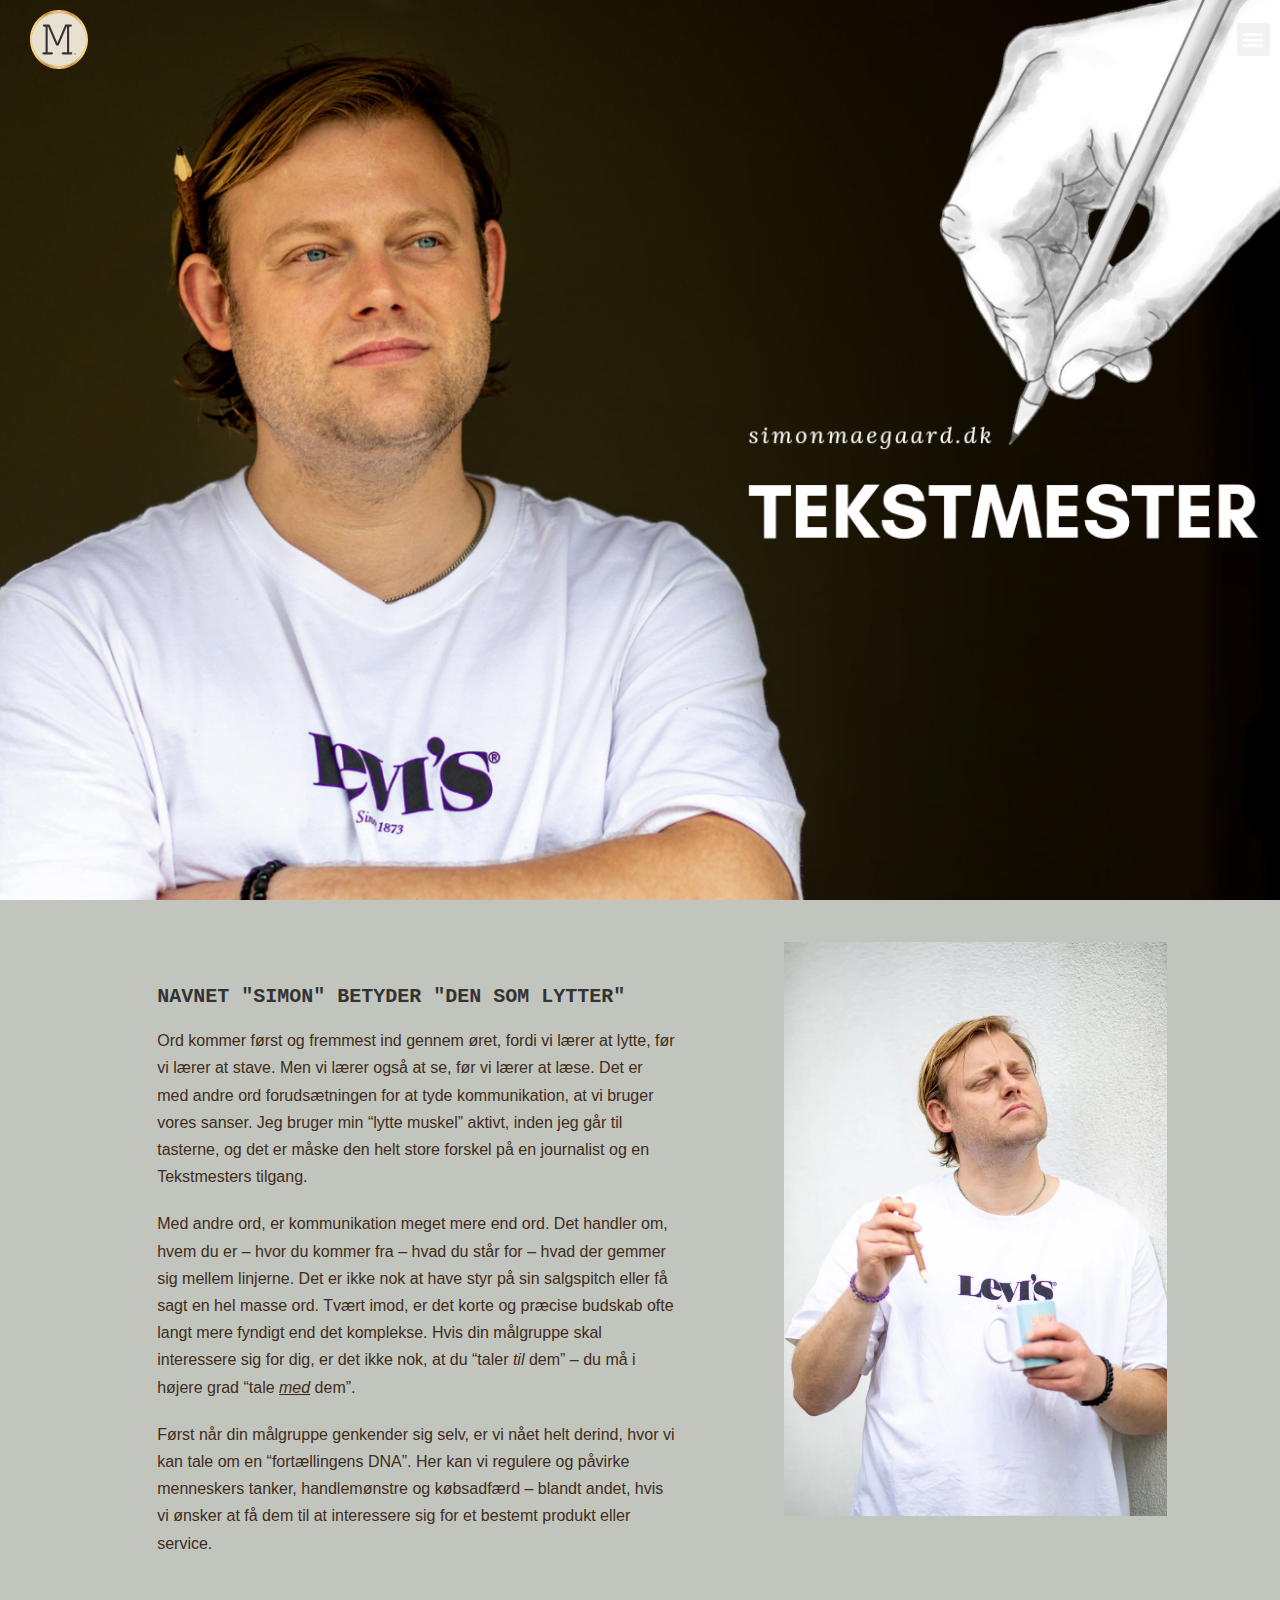
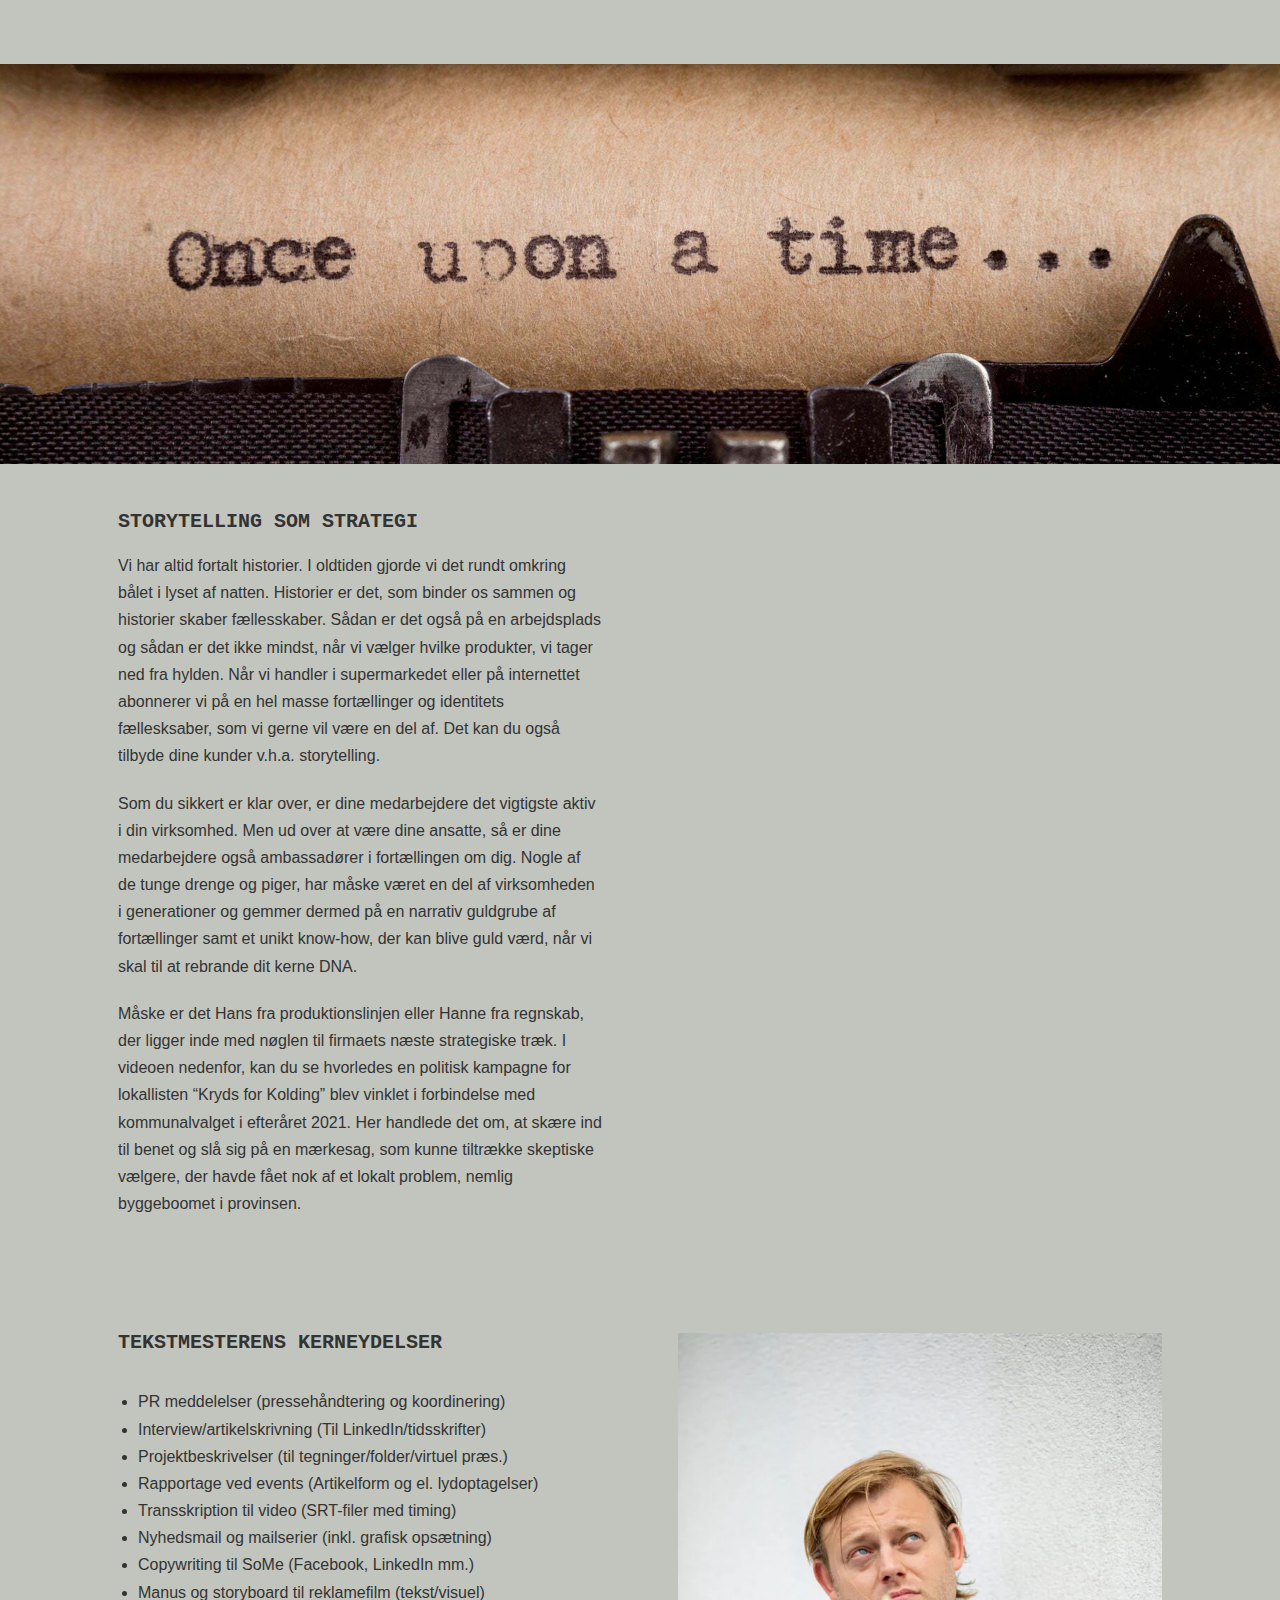
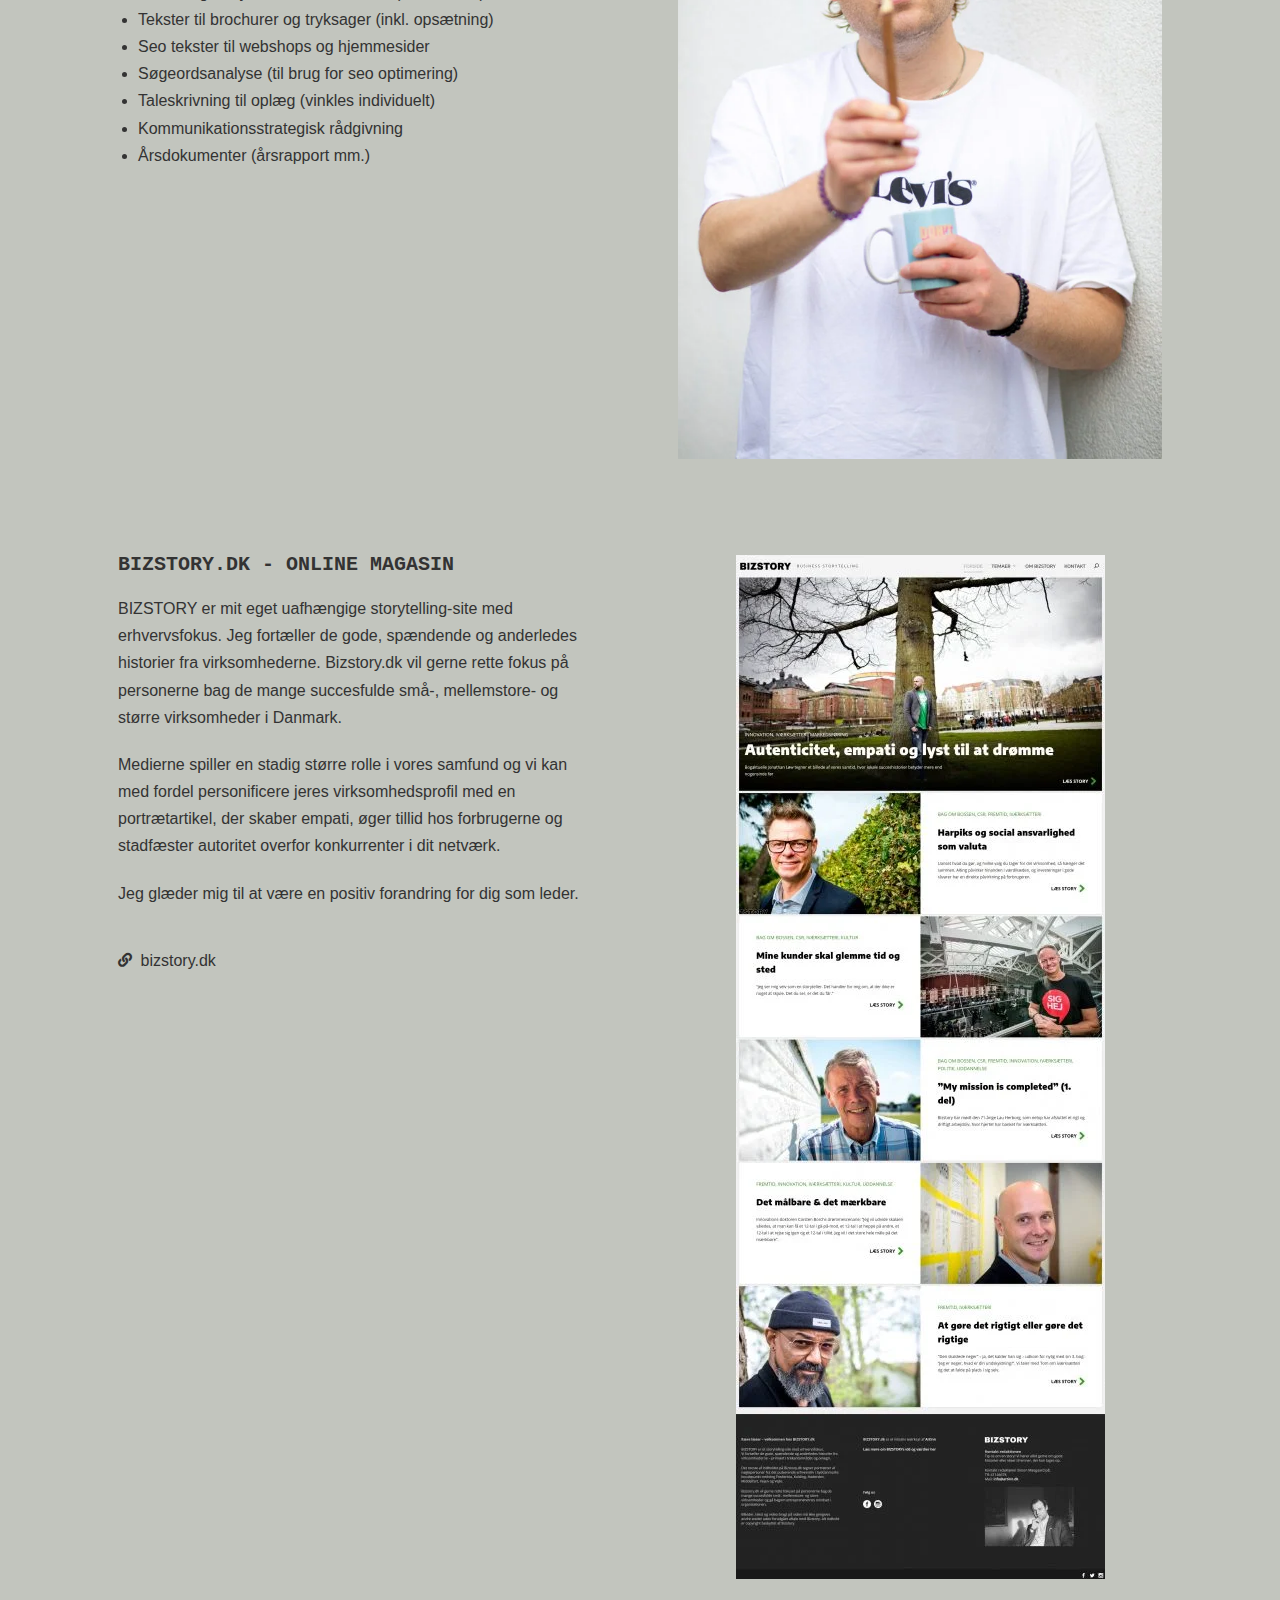
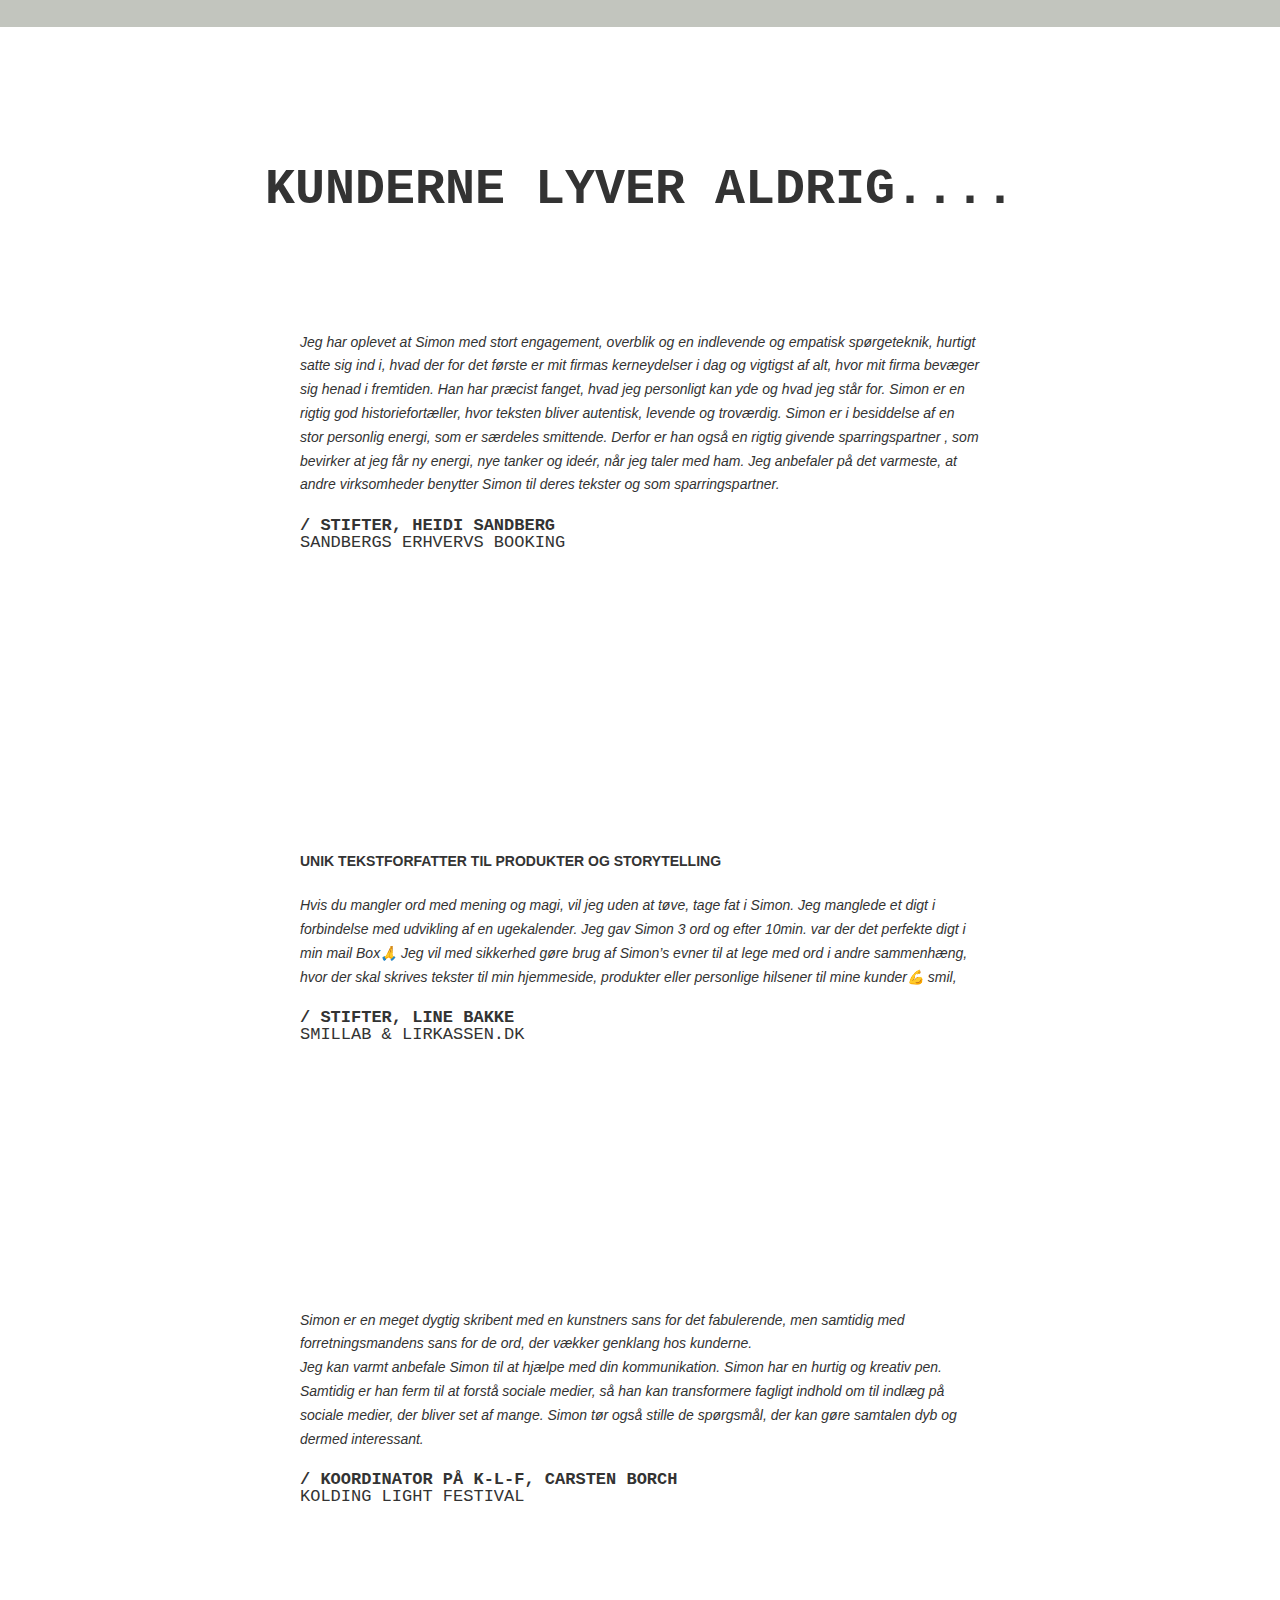
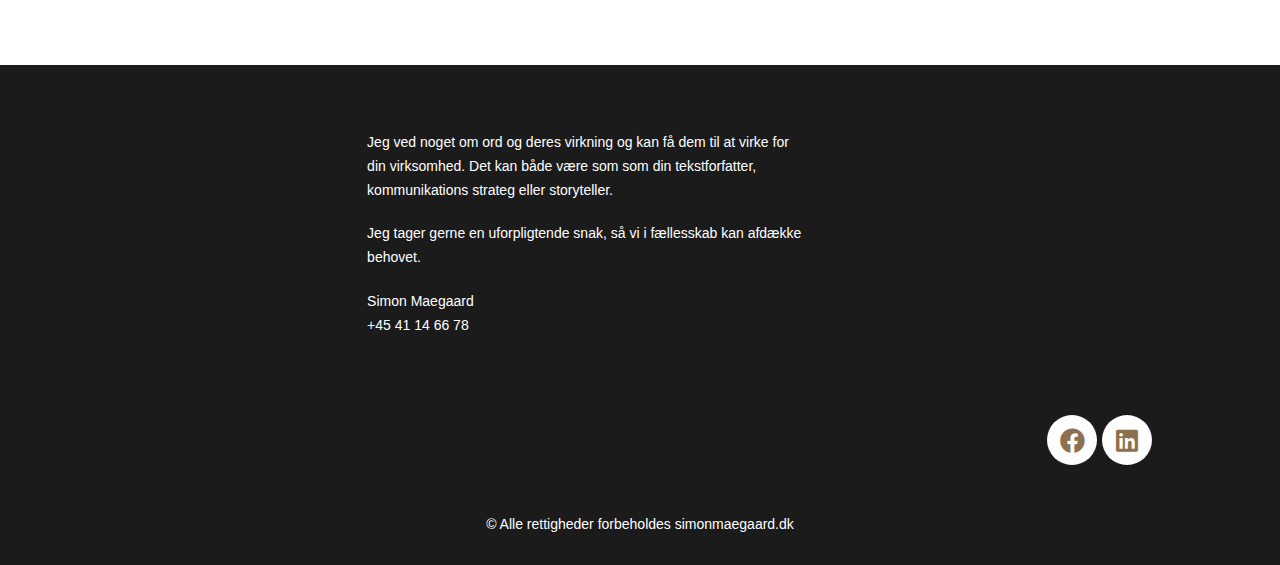
<file: index.html>
<!DOCTYPE html>
<html lang="da-DK">
<head>
	<meta charset="UTF-8">
		<meta name='robots' content='index, follow, max-image-preview:large, max-snippet:-1, max-video-preview:-1' />
<meta name="viewport" content="width=device-width, initial-scale=1">
	<!-- This site is optimized with the Yoast SEO plugin v19.0 - https://yoast.com/wordpress/plugins/seo/ -->
	<title>Simon Maegaard - simonmaegaard.dk</title>
	<meta name="description" content="Tekstmesteren er den sikre løsning til dig, som søger en professionel tekstforfatter, som kan hjælpe med alt fra storytelling til branding" />
	<link rel="canonical" href="index.html" />
	<meta property="og:locale" content="da_DK" />
	<meta property="og:type" content="website" />
	<meta property="og:title" content="Simon Maegaard - simonmaegaard.dk" />
	<meta property="og:description" content="Tekstmesteren er den sikre løsning til dig, som søger en professionel tekstforfatter, som kan hjælpe med alt fra storytelling til branding" />
	<meta property="og:url" content="/" />
	<meta property="og:site_name" content="simonmaegaard.dk" />
	<meta property="article:modified_time" content="2022-06-01T17:28:43+00:00" />
	<meta property="og:image" content="/wp-content/uploads/2022/05/SIGNATUR.png" />
	<meta property="og:image:width" content="1640" />
	<meta property="og:image:height" content="924" />
	<meta property="og:image:type" content="image/png" />
	<meta name="twitter:card" content="summary_large_image" />
	<meta name="twitter:label1" content="Estimeret læsetid" />
	<meta name="twitter:data1" content="8 minutter" />
	<script type="application/ld+json" class="yoast-schema-graph">{"@context":"https://schema.org","@graph":[{"@type":"WebSite","@id":"/#website","url":"/","name":"simonmaegaard.dk","description":"simonmaegaard.dk","potentialAction":[{"@type":"SearchAction","target":{"@type":"EntryPoint","urlTemplate":"/?s={search_term_string}"},"query-input":"required name=search_term_string"}],"inLanguage":"da-DK"},{"@type":"ImageObject","inLanguage":"da-DK","@id":"/#primaryimage","url":"/wp-content/uploads/2022/05/SIGNATUR.png","contentUrl":"/wp-content/uploads/2022/05/SIGNATUR.png","width":1640,"height":924},{"@type":"WebPage","@id":"/#webpage","url":"/","name":"Simon Maegaard - simonmaegaard.dk","isPartOf":{"@id":"/#website"},"primaryImageOfPage":{"@id":"/#primaryimage"},"datePublished":"2020-03-15T14:23:29+00:00","dateModified":"2022-06-01T17:28:43+00:00","description":"Tekstmesteren er den sikre løsning til dig, som søger en professionel tekstforfatter, som kan hjælpe med alt fra storytelling til branding","breadcrumb":{"@id":"/#breadcrumb"},"inLanguage":"da-DK","potentialAction":[{"@type":"ReadAction","target":["/"]}]},{"@type":"BreadcrumbList","@id":"/#breadcrumb","itemListElement":[{"@type":"ListItem","position":1,"name":"Home"}]}]}</script>
	<!-- / Yoast SEO plugin. -->


<link rel='dns-prefetch' href='https://apis.google.com/' />
<link href='https://fonts.gstatic.com' crossorigin rel='preconnect' />
<link rel="alternate" type="application/rss+xml" title="simonmaegaard.dk &raquo; Feed" href="feed/index.html" />
<link rel="alternate" type="application/rss+xml" title="simonmaegaard.dk &raquo;-kommentar-feed" href="comments/feed/index.html" />
		<!-- This site uses the Google Analytics by ExactMetrics plugin v7.5.3 - Using Analytics tracking - https://www.exactmetrics.com/ -->
		<!-- Note: ExactMetrics is not currently configured on this site. The site owner needs to authenticate with Google Analytics in the ExactMetrics settings panel. -->
					<!-- No UA code set -->
				<!-- / Google Analytics by ExactMetrics -->
		<style>
img.wp-smiley,
img.emoji {
	display: inline !important;
	border: none !important;
	box-shadow: none !important;
	height: 1em !important;
	width: 1em !important;
	margin: 0 0.07em !important;
	vertical-align: -0.1em !important;
	background: none !important;
	padding: 0 !important;
}
</style>
	<link rel='stylesheet' id='wp-block-library-css'  href='wp-includes/css/dist/block-library/style.min.css%3Fver=5.9.3.css' media='all' />
<style id='wp-block-library-theme-inline-css'>
.wp-block-audio figcaption{color:#555;font-size:13px;text-align:center}.is-dark-theme .wp-block-audio figcaption{color:hsla(0,0%,100%,.65)}.wp-block-code>code{font-family:Menlo,Consolas,monaco,monospace;color:#1e1e1e;padding:.8em 1em;border:1px solid #ddd;border-radius:4px}.wp-block-embed figcaption{color:#555;font-size:13px;text-align:center}.is-dark-theme .wp-block-embed figcaption{color:hsla(0,0%,100%,.65)}.blocks-gallery-caption{color:#555;font-size:13px;text-align:center}.is-dark-theme .blocks-gallery-caption{color:hsla(0,0%,100%,.65)}.wp-block-image figcaption{color:#555;font-size:13px;text-align:center}.is-dark-theme .wp-block-image figcaption{color:hsla(0,0%,100%,.65)}.wp-block-pullquote{border-top:4px solid;border-bottom:4px solid;margin-bottom:1.75em;color:currentColor}.wp-block-pullquote__citation,.wp-block-pullquote cite,.wp-block-pullquote footer{color:currentColor;text-transform:uppercase;font-size:.8125em;font-style:normal}.wp-block-quote{border-left:.25em solid;margin:0 0 1.75em;padding-left:1em}.wp-block-quote cite,.wp-block-quote footer{color:currentColor;font-size:.8125em;position:relative;font-style:normal}.wp-block-quote.has-text-align-right{border-left:none;border-right:.25em solid;padding-left:0;padding-right:1em}.wp-block-quote.has-text-align-center{border:none;padding-left:0}.wp-block-quote.is-large,.wp-block-quote.is-style-large,.wp-block-quote.is-style-plain{border:none}.wp-block-search .wp-block-search__label{font-weight:700}.wp-block-group:where(.has-background){padding:1.25em 2.375em}.wp-block-separator{border:none;border-bottom:2px solid;margin-left:auto;margin-right:auto;opacity:.4}.wp-block-separator:not(.is-style-wide):not(.is-style-dots){width:100px}.wp-block-separator.has-background:not(.is-style-dots){border-bottom:none;height:1px}.wp-block-separator.has-background:not(.is-style-wide):not(.is-style-dots){height:2px}.wp-block-table thead{border-bottom:3px solid}.wp-block-table tfoot{border-top:3px solid}.wp-block-table td,.wp-block-table th{padding:.5em;border:1px solid;word-break:normal}.wp-block-table figcaption{color:#555;font-size:13px;text-align:center}.is-dark-theme .wp-block-table figcaption{color:hsla(0,0%,100%,.65)}.wp-block-video figcaption{color:#555;font-size:13px;text-align:center}.is-dark-theme .wp-block-video figcaption{color:hsla(0,0%,100%,.65)}.wp-block-template-part.has-background{padding:1.25em 2.375em;margin-top:0;margin-bottom:0}
</style>
<style id='global-styles-inline-css'>
body{--wp--preset--color--black: #000000;--wp--preset--color--cyan-bluish-gray: #abb8c3;--wp--preset--color--white: #ffffff;--wp--preset--color--pale-pink: #f78da7;--wp--preset--color--vivid-red: #cf2e2e;--wp--preset--color--luminous-vivid-orange: #ff6900;--wp--preset--color--luminous-vivid-amber: #fcb900;--wp--preset--color--light-green-cyan: #7bdcb5;--wp--preset--color--vivid-green-cyan: #00d084;--wp--preset--color--pale-cyan-blue: #8ed1fc;--wp--preset--color--vivid-cyan-blue: #0693e3;--wp--preset--color--vivid-purple: #9b51e0;--wp--preset--gradient--vivid-cyan-blue-to-vivid-purple: linear-gradient(135deg,rgba(6,147,227,1) 0%,rgb(155,81,224) 100%);--wp--preset--gradient--light-green-cyan-to-vivid-green-cyan: linear-gradient(135deg,rgb(122,220,180) 0%,rgb(0,208,130) 100%);--wp--preset--gradient--luminous-vivid-amber-to-luminous-vivid-orange: linear-gradient(135deg,rgba(252,185,0,1) 0%,rgba(255,105,0,1) 100%);--wp--preset--gradient--luminous-vivid-orange-to-vivid-red: linear-gradient(135deg,rgba(255,105,0,1) 0%,rgb(207,46,46) 100%);--wp--preset--gradient--very-light-gray-to-cyan-bluish-gray: linear-gradient(135deg,rgb(238,238,238) 0%,rgb(169,184,195) 100%);--wp--preset--gradient--cool-to-warm-spectrum: linear-gradient(135deg,rgb(74,234,220) 0%,rgb(151,120,209) 20%,rgb(207,42,186) 40%,rgb(238,44,130) 60%,rgb(251,105,98) 80%,rgb(254,248,76) 100%);--wp--preset--gradient--blush-light-purple: linear-gradient(135deg,rgb(255,206,236) 0%,rgb(152,150,240) 100%);--wp--preset--gradient--blush-bordeaux: linear-gradient(135deg,rgb(254,205,165) 0%,rgb(254,45,45) 50%,rgb(107,0,62) 100%);--wp--preset--gradient--luminous-dusk: linear-gradient(135deg,rgb(255,203,112) 0%,rgb(199,81,192) 50%,rgb(65,88,208) 100%);--wp--preset--gradient--pale-ocean: linear-gradient(135deg,rgb(255,245,203) 0%,rgb(182,227,212) 50%,rgb(51,167,181) 100%);--wp--preset--gradient--electric-grass: linear-gradient(135deg,rgb(202,248,128) 0%,rgb(113,206,126) 100%);--wp--preset--gradient--midnight: linear-gradient(135deg,rgb(2,3,129) 0%,rgb(40,116,252) 100%);--wp--preset--duotone--dark-grayscale: url('index.html');--wp--preset--duotone--grayscale: url('index.html');--wp--preset--duotone--purple-yellow: url('index.html');--wp--preset--duotone--blue-red: url('index.html');--wp--preset--duotone--midnight: url('index.html');--wp--preset--duotone--magenta-yellow: url('index.html');--wp--preset--duotone--purple-green: url('index.html');--wp--preset--duotone--blue-orange: url('index.html');--wp--preset--font-size--small: 13px;--wp--preset--font-size--medium: 20px;--wp--preset--font-size--large: 36px;--wp--preset--font-size--x-large: 42px;}.has-black-color{color: var(--wp--preset--color--black) !important;}.has-cyan-bluish-gray-color{color: var(--wp--preset--color--cyan-bluish-gray) !important;}.has-white-color{color: var(--wp--preset--color--white) !important;}.has-pale-pink-color{color: var(--wp--preset--color--pale-pink) !important;}.has-vivid-red-color{color: var(--wp--preset--color--vivid-red) !important;}.has-luminous-vivid-orange-color{color: var(--wp--preset--color--luminous-vivid-orange) !important;}.has-luminous-vivid-amber-color{color: var(--wp--preset--color--luminous-vivid-amber) !important;}.has-light-green-cyan-color{color: var(--wp--preset--color--light-green-cyan) !important;}.has-vivid-green-cyan-color{color: var(--wp--preset--color--vivid-green-cyan) !important;}.has-pale-cyan-blue-color{color: var(--wp--preset--color--pale-cyan-blue) !important;}.has-vivid-cyan-blue-color{color: var(--wp--preset--color--vivid-cyan-blue) !important;}.has-vivid-purple-color{color: var(--wp--preset--color--vivid-purple) !important;}.has-black-background-color{background-color: var(--wp--preset--color--black) !important;}.has-cyan-bluish-gray-background-color{background-color: var(--wp--preset--color--cyan-bluish-gray) !important;}.has-white-background-color{background-color: var(--wp--preset--color--white) !important;}.has-pale-pink-background-color{background-color: var(--wp--preset--color--pale-pink) !important;}.has-vivid-red-background-color{background-color: var(--wp--preset--color--vivid-red) !important;}.has-luminous-vivid-orange-background-color{background-color: var(--wp--preset--color--luminous-vivid-orange) !important;}.has-luminous-vivid-amber-background-color{background-color: var(--wp--preset--color--luminous-vivid-amber) !important;}.has-light-green-cyan-background-color{background-color: var(--wp--preset--color--light-green-cyan) !important;}.has-vivid-green-cyan-background-color{background-color: var(--wp--preset--color--vivid-green-cyan) !important;}.has-pale-cyan-blue-background-color{background-color: var(--wp--preset--color--pale-cyan-blue) !important;}.has-vivid-cyan-blue-background-color{background-color: var(--wp--preset--color--vivid-cyan-blue) !important;}.has-vivid-purple-background-color{background-color: var(--wp--preset--color--vivid-purple) !important;}.has-black-border-color{border-color: var(--wp--preset--color--black) !important;}.has-cyan-bluish-gray-border-color{border-color: var(--wp--preset--color--cyan-bluish-gray) !important;}.has-white-border-color{border-color: var(--wp--preset--color--white) !important;}.has-pale-pink-border-color{border-color: var(--wp--preset--color--pale-pink) !important;}.has-vivid-red-border-color{border-color: var(--wp--preset--color--vivid-red) !important;}.has-luminous-vivid-orange-border-color{border-color: var(--wp--preset--color--luminous-vivid-orange) !important;}.has-luminous-vivid-amber-border-color{border-color: var(--wp--preset--color--luminous-vivid-amber) !important;}.has-light-green-cyan-border-color{border-color: var(--wp--preset--color--light-green-cyan) !important;}.has-vivid-green-cyan-border-color{border-color: var(--wp--preset--color--vivid-green-cyan) !important;}.has-pale-cyan-blue-border-color{border-color: var(--wp--preset--color--pale-cyan-blue) !important;}.has-vivid-cyan-blue-border-color{border-color: var(--wp--preset--color--vivid-cyan-blue) !important;}.has-vivid-purple-border-color{border-color: var(--wp--preset--color--vivid-purple) !important;}.has-vivid-cyan-blue-to-vivid-purple-gradient-background{background: var(--wp--preset--gradient--vivid-cyan-blue-to-vivid-purple) !important;}.has-light-green-cyan-to-vivid-green-cyan-gradient-background{background: var(--wp--preset--gradient--light-green-cyan-to-vivid-green-cyan) !important;}.has-luminous-vivid-amber-to-luminous-vivid-orange-gradient-background{background: var(--wp--preset--gradient--luminous-vivid-amber-to-luminous-vivid-orange) !important;}.has-luminous-vivid-orange-to-vivid-red-gradient-background{background: var(--wp--preset--gradient--luminous-vivid-orange-to-vivid-red) !important;}.has-very-light-gray-to-cyan-bluish-gray-gradient-background{background: var(--wp--preset--gradient--very-light-gray-to-cyan-bluish-gray) !important;}.has-cool-to-warm-spectrum-gradient-background{background: var(--wp--preset--gradient--cool-to-warm-spectrum) !important;}.has-blush-light-purple-gradient-background{background: var(--wp--preset--gradient--blush-light-purple) !important;}.has-blush-bordeaux-gradient-background{background: var(--wp--preset--gradient--blush-bordeaux) !important;}.has-luminous-dusk-gradient-background{background: var(--wp--preset--gradient--luminous-dusk) !important;}.has-pale-ocean-gradient-background{background: var(--wp--preset--gradient--pale-ocean) !important;}.has-electric-grass-gradient-background{background: var(--wp--preset--gradient--electric-grass) !important;}.has-midnight-gradient-background{background: var(--wp--preset--gradient--midnight) !important;}.has-small-font-size{font-size: var(--wp--preset--font-size--small) !important;}.has-medium-font-size{font-size: var(--wp--preset--font-size--medium) !important;}.has-large-font-size{font-size: var(--wp--preset--font-size--large) !important;}.has-x-large-font-size{font-size: var(--wp--preset--font-size--x-large) !important;}
</style>
<link rel='stylesheet' id='cb70d11b8-css'  href='wp-content/uploads/essential-addons-elementor/734e5f942.min.css%3Fver=1654104538.css' media='all' />
<link rel='stylesheet' id='oceanwp-style-css'  href='wp-content/themes/oceanwp/assets/css/style.min.css%3Fver=1.0.css' media='all' />
<link rel='stylesheet' id='child-style-css'  href='wp-content/themes/oceanwp-child-theme-master/style.css%3Fver=5.9.3.css' media='all' />
<link rel='stylesheet' id='font-awesome-css'  href='wp-content/themes/oceanwp/assets/fonts/fontawesome/css/all.min.css%3Fver=5.15.1.css' media='all' />
<link rel='stylesheet' id='simple-line-icons-css'  href='wp-content/themes/oceanwp/assets/css/third/simple-line-icons.min.css%3Fver=2.4.0.css' media='all' />
<link rel='stylesheet' id='elementor-icons-css'  href='wp-content/plugins/elementor/assets/lib/eicons/css/elementor-icons.min.css%3Fver=5.15.0.css' media='all' />
<style id='elementor-icons-inline-css'>

		.elementor-add-new-section .elementor-add-templately-promo-button{
            background-color: #5d4fff;
            background-image: url(wp-content/plugins/essential-addons-for-elementor-lite/assets/admin/images/templately/logo-icon.svg);
            background-repeat: no-repeat;
            background-position: center center;
            margin-left: 5px;
            position: relative;
            bottom: 5px;
        }
</style>
<link rel='stylesheet' id='elementor-frontend-legacy-css'  href='wp-content/plugins/elementor/assets/css/frontend-legacy.min.css%3Fver=3.6.5.css' media='all' />
<link rel='stylesheet' id='elementor-frontend-css'  href='wp-content/plugins/elementor/assets/css/frontend.min.css%3Fver=3.6.5.css' media='all' />
<link rel='stylesheet' id='elementor-post-10-css'  href='wp-content/uploads/elementor/css/post-10.css%3Fver=1652856571.css' media='all' />
<link rel='stylesheet' id='elementor-pro-css'  href='wp-content/plugins/elementor-pro/assets/css/frontend.min.css%3Fver=3.7.1.css' media='all' />
<link rel='stylesheet' id='font-awesome-5-all-css'  href='wp-content/plugins/elementor/assets/lib/font-awesome/css/all.min.css%3Fver=5.1.4.css' media='all' />
<link rel='stylesheet' id='font-awesome-4-shim-css'  href='wp-content/plugins/elementor/assets/lib/font-awesome/css/v4-shims.min.css%3Fver=5.1.4.css' media='all' />
<link rel='stylesheet' id='elementor-post-8-css'  href='wp-content/uploads/elementor/css/post-8.css%3Fver=1654104539.css' media='all' />
<link rel='stylesheet' id='google-fonts-1-css'  href='https://fonts.googleapis.com/css?family=Roboto%3A100%2C100italic%2C200%2C200italic%2C300%2C300italic%2C400%2C400italic%2C500%2C500italic%2C600%2C600italic%2C700%2C700italic%2C800%2C800italic%2C900%2C900italic%7CRoboto+Slab%3A100%2C100italic%2C200%2C200italic%2C300%2C300italic%2C400%2C400italic%2C500%2C500italic%2C600%2C600italic%2C700%2C700italic%2C800%2C800italic%2C900%2C900italic&#038;display=swap&#038;ver=5.9.3' media='all' />
<link rel='stylesheet' id='elementor-icons-shared-0-css'  href='wp-content/plugins/elementor/assets/lib/font-awesome/css/fontawesome.min.css%3Fver=5.15.3.css' media='all' />
<link rel='stylesheet' id='elementor-icons-fa-solid-css'  href='wp-content/plugins/elementor/assets/lib/font-awesome/css/solid.min.css%3Fver=5.15.3.css' media='all' />
<link rel='stylesheet' id='elementor-icons-fa-brands-css'  href='wp-content/plugins/elementor/assets/lib/font-awesome/css/brands.min.css%3Fver=5.15.3.css' media='all' />
<script src='wp-includes/js/jquery/jquery.min.js%3Fver=3.6.0' id='jquery-core-js'></script>
<script src='wp-includes/js/jquery/jquery-migrate.min.js%3Fver=3.3.2' id='jquery-migrate-js'></script>
<script src='wp-content/plugins/elementor/assets/lib/font-awesome/js/v4-shims.min.js%3Fver=5.1.4' id='font-awesome-4-shim-js'></script>
<link rel="https://api.w.org/" href="wp-json/index.html" /><link rel="alternate" type="application/json" href="wp-json/wp/v2/pages/8" /><link rel="EditURI" type="application/rsd+xml" title="RSD" href="xmlrpc.php%3Frsd" />
<link rel="wlwmanifest" type="application/wlwmanifest+xml" href="wp-includes/wlwmanifest.xml" />
<meta name="generator" content="WordPress 5.9.3" />
<link rel='shortlink' href='index.html' />
<link rel="alternate" type="application/json+oembed" href="wp-json/oembed/1.0/embed%3Furl=https:%252F%252Fsimonmaegaard.dk%252F" />
<link rel="alternate" type="text/xml+oembed" href="wp-json/oembed/1.0/embed%3Furl=https:%252F%252Fsimonmaegaard.dk%252F&amp;format=xml" />
<link rel="icon" href="wp-content/uploads/2020/04/Asset-2.svg" sizes="32x32" />
<link rel="icon" href="wp-content/uploads/2020/04/Asset-2.svg" sizes="192x192" />
<link rel="apple-touch-icon" href="wp-content/uploads/2020/04/Asset-2.svg" />
<meta name="msapplication-TileImage" content="/wp-content/uploads/2020/04/Asset-2.svg" />
<!-- OceanWP CSS -->
<style type="text/css">
/* Header CSS */#site-header.has-header-media .overlay-header-media{background-color:rgba(0,0,0,0.5)}/* Typography CSS */body{font-weight:300;color:#333333;line-height:1.7}h1{font-family:Courier,monospace;font-weight:900;text-transform:uppercase}h2{font-family:Courier,monospace;font-weight:900;text-transform:uppercase}h3{font-family:Courier,monospace}h4{font-family:Courier,monospace;font-weight:500;text-transform:uppercase}
</style>	<meta name="viewport" content="width=device-width, initial-scale=1.0, viewport-fit=cover" /></head>
<body data-rsssl=1 class="home page-template page-template-elementor_canvas page page-id-8 wp-embed-responsive oceanwp-theme dropdown-mobile default-breakpoint has-sidebar content-right-sidebar has-topbar has-breadcrumbs elementor-default elementor-template-canvas elementor-kit-10 elementor-page elementor-page-8">
	<svg xmlns="http://www.w3.org/2000/svg" viewBox="0 0 0 0" width="0" height="0" focusable="false" role="none" style="visibility: hidden; position: absolute; left: -9999px; overflow: hidden;" ><defs><filter id="wp-duotone-dark-grayscale"><feColorMatrix color-interpolation-filters="sRGB" type="matrix" values=" .299 .587 .114 0 0 .299 .587 .114 0 0 .299 .587 .114 0 0 .299 .587 .114 0 0 " /><feComponentTransfer color-interpolation-filters="sRGB" ><feFuncR type="table" tableValues="0 0.49803921568627" /><feFuncG type="table" tableValues="0 0.49803921568627" /><feFuncB type="table" tableValues="0 0.49803921568627" /><feFuncA type="table" tableValues="1 1" /></feComponentTransfer><feComposite in2="SourceGraphic" operator="in" /></filter></defs></svg><svg xmlns="http://www.w3.org/2000/svg" viewBox="0 0 0 0" width="0" height="0" focusable="false" role="none" style="visibility: hidden; position: absolute; left: -9999px; overflow: hidden;" ><defs><filter id="wp-duotone-grayscale"><feColorMatrix color-interpolation-filters="sRGB" type="matrix" values=" .299 .587 .114 0 0 .299 .587 .114 0 0 .299 .587 .114 0 0 .299 .587 .114 0 0 " /><feComponentTransfer color-interpolation-filters="sRGB" ><feFuncR type="table" tableValues="0 1" /><feFuncG type="table" tableValues="0 1" /><feFuncB type="table" tableValues="0 1" /><feFuncA type="table" tableValues="1 1" /></feComponentTransfer><feComposite in2="SourceGraphic" operator="in" /></filter></defs></svg><svg xmlns="http://www.w3.org/2000/svg" viewBox="0 0 0 0" width="0" height="0" focusable="false" role="none" style="visibility: hidden; position: absolute; left: -9999px; overflow: hidden;" ><defs><filter id="wp-duotone-purple-yellow"><feColorMatrix color-interpolation-filters="sRGB" type="matrix" values=" .299 .587 .114 0 0 .299 .587 .114 0 0 .299 .587 .114 0 0 .299 .587 .114 0 0 " /><feComponentTransfer color-interpolation-filters="sRGB" ><feFuncR type="table" tableValues="0.54901960784314 0.98823529411765" /><feFuncG type="table" tableValues="0 1" /><feFuncB type="table" tableValues="0.71764705882353 0.25490196078431" /><feFuncA type="table" tableValues="1 1" /></feComponentTransfer><feComposite in2="SourceGraphic" operator="in" /></filter></defs></svg><svg xmlns="http://www.w3.org/2000/svg" viewBox="0 0 0 0" width="0" height="0" focusable="false" role="none" style="visibility: hidden; position: absolute; left: -9999px; overflow: hidden;" ><defs><filter id="wp-duotone-blue-red"><feColorMatrix color-interpolation-filters="sRGB" type="matrix" values=" .299 .587 .114 0 0 .299 .587 .114 0 0 .299 .587 .114 0 0 .299 .587 .114 0 0 " /><feComponentTransfer color-interpolation-filters="sRGB" ><feFuncR type="table" tableValues="0 1" /><feFuncG type="table" tableValues="0 0.27843137254902" /><feFuncB type="table" tableValues="0.5921568627451 0.27843137254902" /><feFuncA type="table" tableValues="1 1" /></feComponentTransfer><feComposite in2="SourceGraphic" operator="in" /></filter></defs></svg><svg xmlns="http://www.w3.org/2000/svg" viewBox="0 0 0 0" width="0" height="0" focusable="false" role="none" style="visibility: hidden; position: absolute; left: -9999px; overflow: hidden;" ><defs><filter id="wp-duotone-midnight"><feColorMatrix color-interpolation-filters="sRGB" type="matrix" values=" .299 .587 .114 0 0 .299 .587 .114 0 0 .299 .587 .114 0 0 .299 .587 .114 0 0 " /><feComponentTransfer color-interpolation-filters="sRGB" ><feFuncR type="table" tableValues="0 0" /><feFuncG type="table" tableValues="0 0.64705882352941" /><feFuncB type="table" tableValues="0 1" /><feFuncA type="table" tableValues="1 1" /></feComponentTransfer><feComposite in2="SourceGraphic" operator="in" /></filter></defs></svg><svg xmlns="http://www.w3.org/2000/svg" viewBox="0 0 0 0" width="0" height="0" focusable="false" role="none" style="visibility: hidden; position: absolute; left: -9999px; overflow: hidden;" ><defs><filter id="wp-duotone-magenta-yellow"><feColorMatrix color-interpolation-filters="sRGB" type="matrix" values=" .299 .587 .114 0 0 .299 .587 .114 0 0 .299 .587 .114 0 0 .299 .587 .114 0 0 " /><feComponentTransfer color-interpolation-filters="sRGB" ><feFuncR type="table" tableValues="0.78039215686275 1" /><feFuncG type="table" tableValues="0 0.94901960784314" /><feFuncB type="table" tableValues="0.35294117647059 0.47058823529412" /><feFuncA type="table" tableValues="1 1" /></feComponentTransfer><feComposite in2="SourceGraphic" operator="in" /></filter></defs></svg><svg xmlns="http://www.w3.org/2000/svg" viewBox="0 0 0 0" width="0" height="0" focusable="false" role="none" style="visibility: hidden; position: absolute; left: -9999px; overflow: hidden;" ><defs><filter id="wp-duotone-purple-green"><feColorMatrix color-interpolation-filters="sRGB" type="matrix" values=" .299 .587 .114 0 0 .299 .587 .114 0 0 .299 .587 .114 0 0 .299 .587 .114 0 0 " /><feComponentTransfer color-interpolation-filters="sRGB" ><feFuncR type="table" tableValues="0.65098039215686 0.40392156862745" /><feFuncG type="table" tableValues="0 1" /><feFuncB type="table" tableValues="0.44705882352941 0.4" /><feFuncA type="table" tableValues="1 1" /></feComponentTransfer><feComposite in2="SourceGraphic" operator="in" /></filter></defs></svg><svg xmlns="http://www.w3.org/2000/svg" viewBox="0 0 0 0" width="0" height="0" focusable="false" role="none" style="visibility: hidden; position: absolute; left: -9999px; overflow: hidden;" ><defs><filter id="wp-duotone-blue-orange"><feColorMatrix color-interpolation-filters="sRGB" type="matrix" values=" .299 .587 .114 0 0 .299 .587 .114 0 0 .299 .587 .114 0 0 .299 .587 .114 0 0 " /><feComponentTransfer color-interpolation-filters="sRGB" ><feFuncR type="table" tableValues="0.098039215686275 1" /><feFuncG type="table" tableValues="0 0.66274509803922" /><feFuncB type="table" tableValues="0.84705882352941 0.41960784313725" /><feFuncA type="table" tableValues="1 1" /></feComponentTransfer><feComposite in2="SourceGraphic" operator="in" /></filter></defs></svg>		<div data-elementor-type="wp-page" data-elementor-id="8" class="elementor elementor-8">
						<div class="elementor-inner">
				<div class="elementor-section-wrap">
									<section data-particle_enable="false" data-particle-mobile-disabled="false" class="elementor-section elementor-top-section elementor-element elementor-element-9cbf925 elementor-section-height-full elementor-section-full_width elementor-section-items-top elementor-hidden-mobile elementor-section-height-default" data-id="9cbf925" data-element_type="section" data-settings="{&quot;background_background&quot;:&quot;slideshow&quot;,&quot;background_slideshow_gallery&quot;:[{&quot;id&quot;:247,&quot;url&quot;:&quot;\/wp-content\/uploads\/2022\/05\/SIGNATUR.png&quot;}],&quot;background_slideshow_loop&quot;:&quot;yes&quot;,&quot;background_slideshow_slide_duration&quot;:5000,&quot;background_slideshow_slide_transition&quot;:&quot;fade&quot;,&quot;background_slideshow_transition_duration&quot;:500}">
							<div class="elementor-background-overlay"></div>
							<div class="elementor-container elementor-column-gap-default">
							<div class="elementor-row">
					<div class="elementor-column elementor-col-50 elementor-top-column elementor-element elementor-element-9c631de" data-id="9c631de" data-element_type="column">
			<div class="elementor-column-wrap elementor-element-populated">
							<div class="elementor-widget-wrap">
						<div class="elementor-element elementor-element-a5a0d74 elementor-widget elementor-widget-image" data-id="a5a0d74" data-element_type="widget" data-widget_type="image.default">
				<div class="elementor-widget-container">
								<div class="elementor-image">
												<img width="300" height="300" src="wp-content/uploads/2020/04/Asset-2.svg" class="attachment-medium size-medium" alt="" loading="lazy" />														</div>
						</div>
				</div>
						</div>
					</div>
		</div>
				<div class="elementor-column elementor-col-50 elementor-top-column elementor-element elementor-element-7267409" data-id="7267409" data-element_type="column">
			<div class="elementor-column-wrap elementor-element-populated">
							<div class="elementor-widget-wrap">
						<div class="elementor-element elementor-element-b77f12c elementor-nav-menu--stretch elementor-nav-menu__text-align-aside elementor-nav-menu--toggle elementor-nav-menu--burger elementor-widget elementor-widget-nav-menu" data-id="b77f12c" data-element_type="widget" data-settings="{&quot;layout&quot;:&quot;dropdown&quot;,&quot;full_width&quot;:&quot;stretch&quot;,&quot;submenu_icon&quot;:{&quot;value&quot;:&quot;&lt;i class=\&quot;fas fa-chevron-down\&quot;&gt;&lt;\/i&gt;&quot;,&quot;library&quot;:&quot;fa-solid&quot;},&quot;toggle&quot;:&quot;burger&quot;}" data-widget_type="nav-menu.default">
				<div class="elementor-widget-container">
					<div class="elementor-menu-toggle" role="button" tabindex="0" aria-label="Menuskift" aria-expanded="false">
			<i aria-hidden="true" role="presentation" class="elementor-menu-toggle__icon--open eicon-menu-bar"></i><i aria-hidden="true" role="presentation" class="elementor-menu-toggle__icon--close eicon-close"></i>			<span class="elementor-screen-only">Menu</span>
		</div>
			<nav class="elementor-nav-menu--dropdown elementor-nav-menu__container" role="navigation" aria-hidden="true">
				<ul id="menu-2-b77f12c" class="elementor-nav-menu"><li class="menu-item menu-item-type-post_type menu-item-object-page menu-item-home current-menu-item page_item page-item-8 current_page_item menu-item-75"><a href="index.html" aria-current="page" class="elementor-item elementor-item-active" tabindex="-1">TEKSTMESTER MAEGAARD</a></li>
<li class="menu-item menu-item-type-custom menu-item-object-custom menu-item-80"><a href="index.html#NUDGING" class="elementor-item elementor-item-anchor" tabindex="-1">TILGANG</a></li>
<li class="menu-item menu-item-type-custom menu-item-object-custom menu-item-82"><a href="index.html#STORYTELLING" class="elementor-item elementor-item-anchor" tabindex="-1">STORYTELLING</a></li>
<li class="menu-item menu-item-type-custom menu-item-object-custom menu-item-436"><a href="index.html#KERNEYDELSER" class="elementor-item elementor-item-anchor" tabindex="-1">KERNEYDELSER</a></li>
<li class="menu-item menu-item-type-custom menu-item-object-custom menu-item-84"><a href="index.html#BIZSTORY" class="elementor-item elementor-item-anchor" tabindex="-1">BIZSTORY.DK</a></li>
<li class="menu-item menu-item-type-custom menu-item-object-custom menu-item-85"><a href="index.html#CASES" class="elementor-item elementor-item-anchor" tabindex="-1">CASES</a></li>
<li class="menu-item menu-item-type-custom menu-item-object-custom menu-item-149"><a href="index.html#kontakt" class="elementor-item elementor-item-anchor" tabindex="-1">KONTAKT</a></li>
</ul>			</nav>
				</div>
				</div>
						</div>
					</div>
		</div>
								</div>
					</div>
		</section>
				<section data-particle_enable="false" data-particle-mobile-disabled="false" class="elementor-section elementor-top-section elementor-element elementor-element-09e95ee elementor-section-height-full elementor-section-full_width elementor-section-items-top elementor-hidden-desktop elementor-hidden-tablet elementor-section-height-default" data-id="09e95ee" data-element_type="section" data-settings="{&quot;background_background&quot;:&quot;slideshow&quot;,&quot;background_slideshow_gallery&quot;:[{&quot;id&quot;:425,&quot;url&quot;:&quot;\/wp-content\/uploads\/2022\/06\/20220530_120156_0000-1.png&quot;}],&quot;background_slideshow_loop&quot;:&quot;yes&quot;,&quot;background_slideshow_slide_duration&quot;:5000,&quot;background_slideshow_slide_transition&quot;:&quot;fade&quot;,&quot;background_slideshow_transition_duration&quot;:500}">
							<div class="elementor-background-overlay"></div>
							<div class="elementor-container elementor-column-gap-default">
							<div class="elementor-row">
					<div class="elementor-column elementor-col-50 elementor-top-column elementor-element elementor-element-897aed7" data-id="897aed7" data-element_type="column">
			<div class="elementor-column-wrap elementor-element-populated">
							<div class="elementor-widget-wrap">
						<div class="elementor-element elementor-element-34c1036 elementor-widget elementor-widget-image" data-id="34c1036" data-element_type="widget" data-widget_type="image.default">
				<div class="elementor-widget-container">
								<div class="elementor-image">
												<img width="300" height="300" src="wp-content/uploads/2020/04/Asset-2.svg" class="attachment-medium size-medium" alt="" loading="lazy" />														</div>
						</div>
				</div>
						</div>
					</div>
		</div>
				<div class="elementor-column elementor-col-50 elementor-top-column elementor-element elementor-element-50c2f5d" data-id="50c2f5d" data-element_type="column">
			<div class="elementor-column-wrap elementor-element-populated">
							<div class="elementor-widget-wrap">
						<div class="elementor-element elementor-element-5c99c67 elementor-nav-menu--stretch elementor-nav-menu__text-align-aside elementor-nav-menu--toggle elementor-nav-menu--burger elementor-widget elementor-widget-nav-menu" data-id="5c99c67" data-element_type="widget" data-settings="{&quot;layout&quot;:&quot;dropdown&quot;,&quot;full_width&quot;:&quot;stretch&quot;,&quot;submenu_icon&quot;:{&quot;value&quot;:&quot;&lt;i class=\&quot;fas fa-chevron-down\&quot;&gt;&lt;\/i&gt;&quot;,&quot;library&quot;:&quot;fa-solid&quot;},&quot;toggle&quot;:&quot;burger&quot;}" data-widget_type="nav-menu.default">
				<div class="elementor-widget-container">
					<div class="elementor-menu-toggle" role="button" tabindex="0" aria-label="Menuskift" aria-expanded="false">
			<i aria-hidden="true" role="presentation" class="elementor-menu-toggle__icon--open eicon-menu-bar"></i><i aria-hidden="true" role="presentation" class="elementor-menu-toggle__icon--close eicon-close"></i>			<span class="elementor-screen-only">Menu</span>
		</div>
			<nav class="elementor-nav-menu--dropdown elementor-nav-menu__container" role="navigation" aria-hidden="true">
				<ul id="menu-2-5c99c67" class="elementor-nav-menu"><li class="menu-item menu-item-type-post_type menu-item-object-page menu-item-home current-menu-item page_item page-item-8 current_page_item menu-item-75"><a href="index.html" aria-current="page" class="elementor-item elementor-item-active" tabindex="-1">TEKSTMESTER MAEGAARD</a></li>
<li class="menu-item menu-item-type-custom menu-item-object-custom menu-item-80"><a href="index.html#NUDGING" class="elementor-item elementor-item-anchor" tabindex="-1">TILGANG</a></li>
<li class="menu-item menu-item-type-custom menu-item-object-custom menu-item-82"><a href="index.html#STORYTELLING" class="elementor-item elementor-item-anchor" tabindex="-1">STORYTELLING</a></li>
<li class="menu-item menu-item-type-custom menu-item-object-custom menu-item-436"><a href="index.html#KERNEYDELSER" class="elementor-item elementor-item-anchor" tabindex="-1">KERNEYDELSER</a></li>
<li class="menu-item menu-item-type-custom menu-item-object-custom menu-item-84"><a href="index.html#BIZSTORY" class="elementor-item elementor-item-anchor" tabindex="-1">BIZSTORY.DK</a></li>
<li class="menu-item menu-item-type-custom menu-item-object-custom menu-item-85"><a href="index.html#CASES" class="elementor-item elementor-item-anchor" tabindex="-1">CASES</a></li>
<li class="menu-item menu-item-type-custom menu-item-object-custom menu-item-149"><a href="index.html#kontakt" class="elementor-item elementor-item-anchor" tabindex="-1">KONTAKT</a></li>
</ul>			</nav>
				</div>
				</div>
						</div>
					</div>
		</div>
								</div>
					</div>
		</section>
				<section data-particle_enable="false" data-particle-mobile-disabled="false" class="elementor-section elementor-top-section elementor-element elementor-element-b973749 elementor-section-boxed elementor-section-height-default elementor-section-height-default" data-id="b973749" data-element_type="section" id="NUDGING" data-settings="{&quot;background_background&quot;:&quot;classic&quot;}">
						<div class="elementor-container elementor-column-gap-default">
							<div class="elementor-row">
					<div class="elementor-column elementor-col-100 elementor-top-column elementor-element elementor-element-397a1ea" data-id="397a1ea" data-element_type="column">
			<div class="elementor-column-wrap elementor-element-populated">
							<div class="elementor-widget-wrap">
						<section data-particle_enable="false" data-particle-mobile-disabled="false" class="elementor-section elementor-inner-section elementor-element elementor-element-2266c14 elementor-section-boxed elementor-section-height-default elementor-section-height-default" data-id="2266c14" data-element_type="section">
						<div class="elementor-container elementor-column-gap-default">
							<div class="elementor-row">
					<div class="elementor-column elementor-col-50 elementor-inner-column elementor-element elementor-element-33a0965" data-id="33a0965" data-element_type="column">
			<div class="elementor-column-wrap elementor-element-populated">
							<div class="elementor-widget-wrap">
						<div class="elementor-element elementor-element-f828aa6 elementor-widget elementor-widget-heading" data-id="f828aa6" data-element_type="widget" data-widget_type="heading.default">
				<div class="elementor-widget-container">
			<h2 class="elementor-heading-title elementor-size-default">Navnet "simon" betyder "den som lytter"</h2>		</div>
				</div>
				<div class="elementor-element elementor-element-f4130f8 elementor-widget elementor-widget-text-editor" data-id="f4130f8" data-element_type="widget" data-widget_type="text-editor.default">
				<div class="elementor-widget-container">
								<div class="elementor-text-editor elementor-clearfix">
				<p>Ord kommer først og fremmest ind gennem øret, fordi vi lærer at lytte, før vi lærer at stave. Men vi lærer også at se, før vi lærer at læse. Det er med andre ord forudsætningen for at tyde kommunikation, at vi bruger vores sanser. Jeg bruger min &#8220;lytte muskel&#8221; aktivt, inden jeg går til tasterne, og det er måske den helt store forskel på en journalist og en Tekstmesters tilgang.</p>
<p>Med andre ord, er kommunikation meget mere end ord. Det handler om, hvem du er &#8211; hvor du kommer fra &#8211; hvad du står for &#8211; hvad der gemmer sig mellem linjerne. Det er ikke nok at have styr på sin salgspitch eller få sagt en hel masse ord. Tvært imod, er det korte og præcise budskab ofte langt mere fyndigt end det komplekse. Hvis din målgruppe skal interessere sig for dig, er det ikke nok, at du &#8220;taler <i>til </i>dem&#8221; &#8211; du må i højere grad &#8220;tale <i><u>med</u>&nbsp;</i>dem&#8221;.</p>
<p>Først når din målgruppe genkender sig selv, er vi nået helt derind, hvor vi kan tale om en &#8220;fortællingens DNA&#8221;. Her kan vi regulere og påvirke menneskers tanker, handlemønstre og købsadfærd &#8211; blandt andet, hvis vi ønsker at få dem til at interessere sig for et bestemt produkt eller service.</p>					</div>
						</div>
				</div>
						</div>
					</div>
		</div>
				<div class="elementor-column elementor-col-50 elementor-inner-column elementor-element elementor-element-63fb1ce" data-id="63fb1ce" data-element_type="column">
			<div class="elementor-column-wrap elementor-element-populated">
							<div class="elementor-widget-wrap">
						<div class="elementor-element elementor-element-1f1d006 elementor-widget elementor-widget-image" data-id="1f1d006" data-element_type="widget" data-widget_type="image.default">
				<div class="elementor-widget-container">
								<div class="elementor-image">
												<img width="683" height="1024" src="wp-content/uploads/2022/05/31A7282-683x1024.jpg.webp" class="attachment-large size-large" alt="" loading="lazy" srcset="wp-content/uploads/2022/05/31A7282-683x1024.jpg.webp 683w, wp-content/uploads/2022/05/31A7282-200x300.jpg.webp 200w, wp-content/uploads/2022/05/31A7282-768x1152.jpg.webp 768w, wp-content/uploads/2022/05/31A7282-1024x1536.jpg.webp 1024w, wp-content/uploads/2022/05/31A7282-1365x2048.jpg.webp 1365w, wp-content/uploads/2022/05/31A7282-scaled.jpg.webp 1707w" sizes="(max-width: 683px) 100vw, 683px" />														</div>
						</div>
				</div>
						</div>
					</div>
		</div>
								</div>
					</div>
		</section>
						</div>
					</div>
		</div>
								</div>
					</div>
		</section>
				<section data-particle_enable="false" data-particle-mobile-disabled="false" class="elementor-section elementor-top-section elementor-element elementor-element-efeb686 elementor-section-stretched elementor-section-full_width elementor-section-height-min-height elementor-section-height-default elementor-section-items-middle" data-id="efeb686" data-element_type="section" id="STORYTELLING" data-settings="{&quot;stretch_section&quot;:&quot;section-stretched&quot;,&quot;background_background&quot;:&quot;classic&quot;}">
						<div class="elementor-container elementor-column-gap-default">
							<div class="elementor-row">
					<div class="elementor-column elementor-col-100 elementor-top-column elementor-element elementor-element-83d3ca9" data-id="83d3ca9" data-element_type="column">
			<div class="elementor-column-wrap">
							<div class="elementor-widget-wrap">
								</div>
					</div>
		</div>
								</div>
					</div>
		</section>
				<section data-particle_enable="false" data-particle-mobile-disabled="false" class="elementor-section elementor-top-section elementor-element elementor-element-5f8f26d elementor-section-boxed elementor-section-height-default elementor-section-height-default" data-id="5f8f26d" data-element_type="section" data-settings="{&quot;background_background&quot;:&quot;classic&quot;}">
						<div class="elementor-container elementor-column-gap-default">
							<div class="elementor-row">
					<div class="elementor-column elementor-col-100 elementor-top-column elementor-element elementor-element-b6e8505" data-id="b6e8505" data-element_type="column">
			<div class="elementor-column-wrap elementor-element-populated">
							<div class="elementor-widget-wrap">
						<section data-particle_enable="false" data-particle-mobile-disabled="false" class="elementor-section elementor-inner-section elementor-element elementor-element-b7069cb elementor-section-boxed elementor-section-height-default elementor-section-height-default" data-id="b7069cb" data-element_type="section">
						<div class="elementor-container elementor-column-gap-default">
							<div class="elementor-row">
					<div class="elementor-column elementor-col-50 elementor-inner-column elementor-element elementor-element-1755f22" data-id="1755f22" data-element_type="column">
			<div class="elementor-column-wrap elementor-element-populated">
							<div class="elementor-widget-wrap">
						<div class="elementor-element elementor-element-3a488f3 elementor-widget elementor-widget-heading" data-id="3a488f3" data-element_type="widget" data-widget_type="heading.default">
				<div class="elementor-widget-container">
			<h2 class="elementor-heading-title elementor-size-default">Storytelling som strategi</h2>		</div>
				</div>
				<div class="elementor-element elementor-element-1e5707a elementor-widget elementor-widget-text-editor" data-id="1e5707a" data-element_type="widget" data-widget_type="text-editor.default">
				<div class="elementor-widget-container">
								<div class="elementor-text-editor elementor-clearfix">
				<p>Vi har altid fortalt historier. I oldtiden gjorde vi det rundt omkring bålet i lyset af natten. Historier er det, som binder os sammen og historier skaber fællesskaber. Sådan er det også på en arbejdsplads og sådan er det ikke mindst, når vi vælger hvilke produkter, vi tager ned fra hylden. Når vi handler i supermarkedet eller på internettet abonnerer vi på en hel masse fortællinger og identitets fællesksaber, som vi gerne vil være en del af. Det kan du også tilbyde dine kunder v.h.a. storytelling.</p><p>Som du sikkert er klar over, er dine medarbejdere det vigtigste aktiv i din virksomhed. Men ud over at være dine ansatte, så er dine medarbejdere også ambassadører i fortællingen om dig. Nogle af de tunge drenge og piger, har måske været en del af virksomheden i generationer og gemmer dermed på en narrativ guldgrube af fortællinger samt et unikt know-how, der kan blive guld værd, når vi skal til at rebrande dit kerne DNA.</p><p>Måske er det Hans fra produktionslinjen eller Hanne fra regnskab, der ligger inde med nøglen til firmaets næste strategiske træk. I videoen nedenfor, kan du se hvorledes en politisk kampagne for lokallisten &#8220;Kryds for Kolding&#8221; blev vinklet i forbindelse med kommunalvalget i efteråret 2021. Her handlede det om, at skære ind til benet og slå sig på en mærkesag, som kunne tiltrække skeptiske vælgere, der havde fået nok af et lokalt problem, nemlig byggeboomet i provinsen.</p>					</div>
						</div>
				</div>
						</div>
					</div>
		</div>
				<div class="elementor-column elementor-col-50 elementor-inner-column elementor-element elementor-element-d549b27" data-id="d549b27" data-element_type="column">
			<div class="elementor-column-wrap elementor-element-populated">
							<div class="elementor-widget-wrap">
						<div class="elementor-element elementor-element-14e3c42 elementor-aspect-ratio-169 elementor-widget elementor-widget-video" data-id="14e3c42" data-element_type="widget" data-settings="{&quot;youtube_url&quot;:&quot;https:\/\/www.youtube.com\/watch?v=oyNGow21cF4&amp;ab_channel=SimonMaegaard&quot;,&quot;video_type&quot;:&quot;youtube&quot;,&quot;controls&quot;:&quot;yes&quot;,&quot;aspect_ratio&quot;:&quot;169&quot;}" data-widget_type="video.default">
				<div class="elementor-widget-container">
					<div class="elementor-wrapper elementor-fit-aspect-ratio elementor-open-inline">
			<div class="elementor-video"></div>		</div>
				</div>
				</div>
						</div>
					</div>
		</div>
								</div>
					</div>
		</section>
						</div>
					</div>
		</div>
								</div>
					</div>
		</section>
				<section data-particle_enable="false" data-particle-mobile-disabled="false" class="elementor-section elementor-top-section elementor-element elementor-element-5e91b1d elementor-section-boxed elementor-section-height-default elementor-section-height-default" data-id="5e91b1d" data-element_type="section" data-settings="{&quot;background_background&quot;:&quot;classic&quot;}">
						<div class="elementor-container elementor-column-gap-default">
							<div class="elementor-row">
					<div class="elementor-column elementor-col-100 elementor-top-column elementor-element elementor-element-644b6e4" data-id="644b6e4" data-element_type="column" id="KERNEYDELSER">
			<div class="elementor-column-wrap elementor-element-populated">
							<div class="elementor-widget-wrap">
						<section data-particle_enable="false" data-particle-mobile-disabled="false" class="elementor-section elementor-inner-section elementor-element elementor-element-aa50fb2 elementor-section-boxed elementor-section-height-default elementor-section-height-default" data-id="aa50fb2" data-element_type="section">
						<div class="elementor-container elementor-column-gap-default">
							<div class="elementor-row">
					<div class="elementor-column elementor-col-50 elementor-inner-column elementor-element elementor-element-71843d7" data-id="71843d7" data-element_type="column">
			<div class="elementor-column-wrap elementor-element-populated">
							<div class="elementor-widget-wrap">
						<div class="elementor-element elementor-element-a17730f elementor-widget elementor-widget-heading" data-id="a17730f" data-element_type="widget" data-widget_type="heading.default">
				<div class="elementor-widget-container">
			<h2 class="elementor-heading-title elementor-size-default">Tekstmesterens kerneydelser</h2>		</div>
				</div>
				<div class="elementor-element elementor-element-4f72d53 elementor-widget elementor-widget-text-editor" data-id="4f72d53" data-element_type="widget" data-widget_type="text-editor.default">
				<div class="elementor-widget-container">
								<div class="elementor-text-editor elementor-clearfix">
				<ul><li>PR meddelelser (pressehåndtering og koordinering)</li><li>Interview/artikelskrivning (Til LinkedIn/tidsskrifter)</li><li>Projektbeskrivelser (til tegninger/folder/virtuel præs.)</li><li>Rapportage ved events (Artikelform og el. lydoptagelser)</li><li>Transskription til video (SRT-filer med timing)</li><li>Nyhedsmail og mailserier (inkl. grafisk opsætning)</li><li>Copywriting til SoMe (Facebook, LinkedIn mm.)</li><li>Manus og storyboard til reklamefilm (tekst/visuel)</li><li>Tekster til brochurer og tryksager (inkl. opsætning)</li><li>Seo tekster til webshops og hjemmesider</li><li>Søgeordsanalyse (til brug for seo optimering)</li><li>Taleskrivning til oplæg (vinkles individuelt)</li><li>Kommunikationsstrategisk rådgivning</li><li>Årsdokumenter (årsrapport mm.)</li></ul>					</div>
						</div>
				</div>
						</div>
					</div>
		</div>
				<div class="elementor-column elementor-col-50 elementor-inner-column elementor-element elementor-element-9918074" data-id="9918074" data-element_type="column">
			<div class="elementor-column-wrap elementor-element-populated">
							<div class="elementor-widget-wrap">
						<div class="elementor-element elementor-element-755ae14 elementor-widget elementor-widget-image" data-id="755ae14" data-element_type="widget" data-widget_type="image.default">
				<div class="elementor-widget-container">
								<div class="elementor-image">
												<img width="683" height="1024" src="wp-content/uploads/2022/05/31A7279-683x1024.jpg.webp" class="attachment-large size-large" alt="" loading="lazy" srcset="wp-content/uploads/2022/05/31A7279-683x1024.jpg.webp 683w, wp-content/uploads/2022/05/31A7279-200x300.jpg.webp 200w, wp-content/uploads/2022/05/31A7279-768x1152.jpg.webp 768w, wp-content/uploads/2022/05/31A7279-1024x1536.jpg.webp 1024w, wp-content/uploads/2022/05/31A7279-1365x2048.jpg.webp 1365w, wp-content/uploads/2022/05/31A7279-scaled.jpg.webp 1707w" sizes="(max-width: 683px) 100vw, 683px" />														</div>
						</div>
				</div>
						</div>
					</div>
		</div>
								</div>
					</div>
		</section>
						</div>
					</div>
		</div>
								</div>
					</div>
		</section>
				<section data-particle_enable="false" data-particle-mobile-disabled="false" class="elementor-section elementor-top-section elementor-element elementor-element-6eaa0cc elementor-section-boxed elementor-section-height-default elementor-section-height-default" data-id="6eaa0cc" data-element_type="section" data-settings="{&quot;background_background&quot;:&quot;classic&quot;}">
						<div class="elementor-container elementor-column-gap-default">
							<div class="elementor-row">
					<div class="elementor-column elementor-col-100 elementor-top-column elementor-element elementor-element-2af6d25" data-id="2af6d25" data-element_type="column" id="BIZSTORY">
			<div class="elementor-column-wrap elementor-element-populated">
							<div class="elementor-widget-wrap">
						<section data-particle_enable="false" data-particle-mobile-disabled="false" class="elementor-section elementor-inner-section elementor-element elementor-element-234068c elementor-section-boxed elementor-section-height-default elementor-section-height-default" data-id="234068c" data-element_type="section">
						<div class="elementor-container elementor-column-gap-default">
							<div class="elementor-row">
					<div class="elementor-column elementor-col-50 elementor-inner-column elementor-element elementor-element-3dc2606" data-id="3dc2606" data-element_type="column">
			<div class="elementor-column-wrap elementor-element-populated">
							<div class="elementor-widget-wrap">
						<div class="elementor-element elementor-element-d7a17b9 elementor-widget elementor-widget-heading" data-id="d7a17b9" data-element_type="widget" data-widget_type="heading.default">
				<div class="elementor-widget-container">
			<h2 class="elementor-heading-title elementor-size-default">BIZSTORY.DK - ONLINE MAGASIN</h2>		</div>
				</div>
				<div class="elementor-element elementor-element-f1110eb elementor-widget elementor-widget-text-editor" data-id="f1110eb" data-element_type="widget" data-widget_type="text-editor.default">
				<div class="elementor-widget-container">
								<div class="elementor-text-editor elementor-clearfix">
				<p>BIZSTORY er mit eget uafhængige storytelling-site med erhvervsfokus. Jeg fortæller de gode, spændende og anderledes historier fra virksomhederne. Bizstory.dk vil gerne rette fokus på personerne bag de mange succesfulde små-, mellemstore- og større virksomheder i Danmark.</p><p>Medierne spiller en stadig større rolle i vores samfund og vi kan med fordel personificere jeres virksomhedsprofil med en portrætartikel, der skaber empati, øger tillid hos forbrugerne og stadfæster autoritet overfor konkurrenter i dit netværk.</p><p>Jeg glæder mig til at være en positiv forandring for dig som leder.</p>					</div>
						</div>
				</div>
				<div class="elementor-element elementor-element-ba73288 elementor-icon-list--layout-traditional elementor-list-item-link-full_width elementor-widget elementor-widget-icon-list" data-id="ba73288" data-element_type="widget" data-widget_type="icon-list.default">
				<div class="elementor-widget-container">
					<ul class="elementor-icon-list-items">
							<li class="elementor-icon-list-item">
											<a href="https://bizstory.dk/%20%20" target="_blank">

												<span class="elementor-icon-list-icon">
							<i aria-hidden="true" class="fas fa-link"></i>						</span>
										<span class="elementor-icon-list-text">bizstory.dk</span>
											</a>
									</li>
						</ul>
				</div>
				</div>
						</div>
					</div>
		</div>
				<div class="elementor-column elementor-col-50 elementor-inner-column elementor-element elementor-element-bd47488" data-id="bd47488" data-element_type="column">
			<div class="elementor-column-wrap elementor-element-populated">
							<div class="elementor-widget-wrap">
						<div class="elementor-element elementor-element-3431c32 elementor-widget elementor-widget-image" data-id="3431c32" data-element_type="widget" data-widget_type="image.default">
				<div class="elementor-widget-container">
								<div class="elementor-image">
												<img width="369" height="1024" src="wp-content/uploads/2020/03/Bizstory-369x1024.jpg.webp" class="attachment-large size-large" alt="" loading="lazy" srcset="wp-content/uploads/2020/03/Bizstory-369x1024.jpg.webp 369w, wp-content/uploads/2020/03/Bizstory-108x300.jpg.webp 108w, wp-content/uploads/2020/03/Bizstory-768x2133.jpg.webp 768w, wp-content/uploads/2020/03/Bizstory-553x1536.jpg.webp 553w, wp-content/uploads/2020/03/Bizstory-737x2048.jpg.webp 737w, wp-content/uploads/2020/03/Bizstory-scaled.jpg.webp 922w" sizes="(max-width: 369px) 100vw, 369px" />														</div>
						</div>
				</div>
						</div>
					</div>
		</div>
								</div>
					</div>
		</section>
						</div>
					</div>
		</div>
								</div>
					</div>
		</section>
				<section data-particle_enable="false" data-particle-mobile-disabled="false" class="elementor-section elementor-top-section elementor-element elementor-element-fd7a5c8 elementor-section-height-min-height elementor-section-boxed elementor-section-height-default elementor-section-items-middle" data-id="fd7a5c8" data-element_type="section" id="CASES" data-settings="{&quot;background_background&quot;:&quot;classic&quot;}">
						<div class="elementor-container elementor-column-gap-default">
							<div class="elementor-row">
					<div class="elementor-column elementor-col-100 elementor-top-column elementor-element elementor-element-0cd1b56" data-id="0cd1b56" data-element_type="column">
			<div class="elementor-column-wrap elementor-element-populated">
							<div class="elementor-widget-wrap">
						<div class="elementor-element elementor-element-ad3bc08 elementor-widget elementor-widget-heading" data-id="ad3bc08" data-element_type="widget" data-widget_type="heading.default">
				<div class="elementor-widget-container">
			<h2 class="elementor-heading-title elementor-size-default">Kunderne lyver aldrig....</h2>		</div>
				</div>
				<section data-particle_enable="false" data-particle-mobile-disabled="false" class="elementor-section elementor-inner-section elementor-element elementor-element-2e4554c elementor-section-boxed elementor-section-height-default elementor-section-height-default" data-id="2e4554c" data-element_type="section">
						<div class="elementor-container elementor-column-gap-default">
							<div class="elementor-row">
					<div class="elementor-column elementor-col-100 elementor-inner-column elementor-element elementor-element-293059a" data-id="293059a" data-element_type="column">
			<div class="elementor-column-wrap elementor-element-populated">
							<div class="elementor-widget-wrap">
						<div class="elementor-element elementor-element-b00c02e elementor-widget elementor-widget-image" data-id="b00c02e" data-element_type="widget" data-widget_type="image.default">
				<div class="elementor-widget-container">
								<div class="elementor-image">
												<img width="500" height="59" src="wp-content/uploads/2020/03/Sandbergs-erhvervsbooking_small-1.png.webp" class="attachment-large size-large" alt="" loading="lazy" srcset="wp-content/uploads/2020/03/Sandbergs-erhvervsbooking_small-1.png.webp 500w, wp-content/uploads/2020/03/Sandbergs-erhvervsbooking_small-1-300x35.png.webp 300w" sizes="(max-width: 500px) 100vw, 500px" />														</div>
						</div>
				</div>
				<div class="elementor-element elementor-element-f461fc8 elementor-widget elementor-widget-text-editor" data-id="f461fc8" data-element_type="widget" data-widget_type="text-editor.default">
				<div class="elementor-widget-container">
								<div class="elementor-text-editor elementor-clearfix">
				<p><em>Jeg har oplevet at Simon med stort engagement, overblik og en indlevende og empatisk spørgeteknik, hurtigt satte sig ind i, hvad der for det første er mit firmas kerneydelser i dag og vigtigst af alt, hvor mit firma bevæger sig henad i fremtiden. Han har præcist fanget, hvad jeg personligt kan yde og hvad jeg står for. Simon er en rigtig god historiefortæller, hvor teksten bliver autentisk, levende og troværdig. Simon er i besiddelse af en stor personlig energi, som er særdeles smittende. Derfor er han også en rigtig givende sparringspartner , som bevirker at jeg får ny energi, nye tanker og ideér, når jeg taler med ham. Jeg anbefaler på det varmeste, at andre virksomheder benytter Simon til deres tekster og som sparringspartner.</em></p>					</div>
						</div>
				</div>
				<div class="elementor-element elementor-element-821eeb3 elementor-widget elementor-widget-heading" data-id="821eeb3" data-element_type="widget" data-widget_type="heading.default">
				<div class="elementor-widget-container">
			<h4 class="elementor-heading-title elementor-size-default">/ stifter, Heidi Sandberg</h4>		</div>
				</div>
				<div class="elementor-element elementor-element-89ff690 elementor-widget elementor-widget-heading" data-id="89ff690" data-element_type="widget" data-widget_type="heading.default">
				<div class="elementor-widget-container">
			<h4 class="elementor-heading-title elementor-size-default">Sandbergs Erhvervs Booking</h4>		</div>
				</div>
						</div>
					</div>
		</div>
								</div>
					</div>
		</section>
				<section data-particle_enable="false" data-particle-mobile-disabled="false" class="elementor-section elementor-inner-section elementor-element elementor-element-3b39dfc elementor-section-boxed elementor-section-height-default elementor-section-height-default" data-id="3b39dfc" data-element_type="section">
						<div class="elementor-container elementor-column-gap-default">
							<div class="elementor-row">
					<div class="elementor-column elementor-col-100 elementor-inner-column elementor-element elementor-element-7adecf6" data-id="7adecf6" data-element_type="column">
			<div class="elementor-column-wrap elementor-element-populated">
							<div class="elementor-widget-wrap">
						<div class="elementor-element elementor-element-ad6fa9d elementor-widget elementor-widget-image" data-id="ad6fa9d" data-element_type="widget" data-widget_type="image.default">
				<div class="elementor-widget-container">
								<div class="elementor-image">
												<img width="480" height="480" src="wp-content/uploads/2020/03/Smillab.png.webp" class="attachment-large size-large" alt="" loading="lazy" srcset="wp-content/uploads/2020/03/Smillab.png.webp 480w, wp-content/uploads/2020/03/Smillab-300x300.png 300w, wp-content/uploads/2020/03/Smillab-150x150.png 150w" sizes="(max-width: 480px) 100vw, 480px" />														</div>
						</div>
				</div>
				<div class="elementor-element elementor-element-059847a elementor-widget elementor-widget-text-editor" data-id="059847a" data-element_type="widget" data-widget_type="text-editor.default">
				<div class="elementor-widget-container">
								<div class="elementor-text-editor elementor-clearfix">
				<p><strong>UNIK TEKSTFORFATTER TIL PRODUKTER OG STORYTELLING </strong></p><p><em>Hvis du mangler ord med mening og magi, vil jeg uden at tøve, tage fat i Simon. Jeg manglede et digt i forbindelse med udvikling af en ugekalender. Jeg gav Simon 3 ord og efter 10min. var der det perfekte digt i min mail Box🙏 Jeg vil med sikkerhed gøre brug af Simon&#8217;s evner til at lege med ord i andre sammenhæng, hvor der skal skrives tekster til min hjemmeside, produkter eller personlige hilsener til mine kunder💪 smil,</em></p>					</div>
						</div>
				</div>
				<div class="elementor-element elementor-element-93aa207 elementor-widget elementor-widget-heading" data-id="93aa207" data-element_type="widget" data-widget_type="heading.default">
				<div class="elementor-widget-container">
			<h4 class="elementor-heading-title elementor-size-default">/ stifter, Line Bakke  </h4>		</div>
				</div>
				<div class="elementor-element elementor-element-4bad83b elementor-widget elementor-widget-heading" data-id="4bad83b" data-element_type="widget" data-widget_type="heading.default">
				<div class="elementor-widget-container">
			<h4 class="elementor-heading-title elementor-size-default">Smillab & Lirkassen.dk</h4>		</div>
				</div>
						</div>
					</div>
		</div>
								</div>
					</div>
		</section>
				<section data-particle_enable="false" data-particle-mobile-disabled="false" class="elementor-section elementor-inner-section elementor-element elementor-element-a144fdc elementor-section-boxed elementor-section-height-default elementor-section-height-default" data-id="a144fdc" data-element_type="section">
						<div class="elementor-container elementor-column-gap-default">
							<div class="elementor-row">
					<div class="elementor-column elementor-col-100 elementor-inner-column elementor-element elementor-element-4150ebd" data-id="4150ebd" data-element_type="column">
			<div class="elementor-column-wrap elementor-element-populated">
							<div class="elementor-widget-wrap">
						<div class="elementor-element elementor-element-35c125a elementor-widget elementor-widget-image" data-id="35c125a" data-element_type="widget" data-widget_type="image.default">
				<div class="elementor-widget-container">
								<div class="elementor-image">
												<img width="100" height="100" src="wp-content/uploads/2020/03/logo-1.png" class="attachment-large size-large" alt="" loading="lazy" />														</div>
						</div>
				</div>
				<div class="elementor-element elementor-element-bdc6e39 elementor-widget elementor-widget-text-editor" data-id="bdc6e39" data-element_type="widget" data-widget_type="text-editor.default">
				<div class="elementor-widget-container">
								<div class="elementor-text-editor elementor-clearfix">
				<p><em>Simon er en meget dygtig skribent med en kunstners sans for det fabulerende, men samtidig med forretningsmandens sans for de ord, der vækker genklang hos kunderne.</em><br /><em>Jeg kan varmt anbefale Simon til at hjælpe med din kommunikation. Simon har en hurtig og kreativ pen. Samtidig er han ferm til at forstå sociale medier, så han kan transformere fagligt indhold om til indlæg på sociale medier, der bliver set af mange. Simon tør også stille de spørgsmål, der kan gøre samtalen dyb og dermed interessant.</em></p>					</div>
						</div>
				</div>
				<div class="elementor-element elementor-element-0f64cf0 elementor-widget elementor-widget-heading" data-id="0f64cf0" data-element_type="widget" data-widget_type="heading.default">
				<div class="elementor-widget-container">
			<h4 class="elementor-heading-title elementor-size-default">/ koordinator på K-L-F, Carsten Borch</h4>		</div>
				</div>
				<div class="elementor-element elementor-element-29d5c53 elementor-widget elementor-widget-heading" data-id="29d5c53" data-element_type="widget" data-widget_type="heading.default">
				<div class="elementor-widget-container">
			<h4 class="elementor-heading-title elementor-size-default">Kolding Light Festival</h4>		</div>
				</div>
						</div>
					</div>
		</div>
								</div>
					</div>
		</section>
						</div>
					</div>
		</div>
								</div>
					</div>
		</section>
				<section data-particle_enable="false" data-particle-mobile-disabled="false" class="elementor-section elementor-top-section elementor-element elementor-element-35cb251 elementor-section-height-min-height elementor-section-boxed elementor-section-height-default elementor-section-items-middle" data-id="35cb251" data-element_type="section" id="kontakt" data-settings="{&quot;background_background&quot;:&quot;classic&quot;}">
						<div class="elementor-container elementor-column-gap-default">
							<div class="elementor-row">
					<div class="elementor-column elementor-col-100 elementor-top-column elementor-element elementor-element-200f812" data-id="200f812" data-element_type="column">
			<div class="elementor-column-wrap elementor-element-populated">
							<div class="elementor-widget-wrap">
						<section data-particle_enable="false" data-particle-mobile-disabled="false" class="elementor-section elementor-inner-section elementor-element elementor-element-991c985 elementor-section-boxed elementor-section-height-default elementor-section-height-default" data-id="991c985" data-element_type="section">
						<div class="elementor-container elementor-column-gap-default">
							<div class="elementor-row">
					<div class="elementor-column elementor-col-33 elementor-inner-column elementor-element elementor-element-ac9383b" data-id="ac9383b" data-element_type="column">
			<div class="elementor-column-wrap elementor-element-populated">
							<div class="elementor-widget-wrap">
						<div class="elementor-element elementor-element-5b61e15 elementor-widget elementor-widget-image" data-id="5b61e15" data-element_type="widget" data-widget_type="image.default">
				<div class="elementor-widget-container">
								<div class="elementor-image">
												<img width="683" height="1024" src="wp-content/uploads/2022/05/31A7200-683x1024.jpg.webp" class="attachment-large size-large" alt="" loading="lazy" srcset="wp-content/uploads/2022/05/31A7200-683x1024.jpg.webp 683w, wp-content/uploads/2022/05/31A7200-200x300.jpg 200w, wp-content/uploads/2022/05/31A7200-768x1152.jpg.webp 768w, wp-content/uploads/2022/05/31A7200-1024x1536.jpg.webp 1024w, wp-content/uploads/2022/05/31A7200-1365x2048.jpg.webp 1365w, wp-content/uploads/2022/05/31A7200-scaled.jpg.webp 1707w" sizes="(max-width: 683px) 100vw, 683px" />														</div>
						</div>
				</div>
						</div>
					</div>
		</div>
				<div class="elementor-column elementor-col-33 elementor-inner-column elementor-element elementor-element-f2e24f0" data-id="f2e24f0" data-element_type="column">
			<div class="elementor-column-wrap elementor-element-populated">
							<div class="elementor-widget-wrap">
						<div class="elementor-element elementor-element-50def8c elementor-widget elementor-widget-text-editor" data-id="50def8c" data-element_type="widget" data-widget_type="text-editor.default">
				<div class="elementor-widget-container">
								<div class="elementor-text-editor elementor-clearfix">
				<p>Jeg ved noget om ord og deres virkning og kan få dem til at virke for din virksomhed. Det kan både være som som din tekstforfatter, kommunikations strateg eller storyteller.</p>
<p>Jeg tager gerne en uforpligtende snak, så vi i fællesskab kan afdække behovet.</p>
<p>Simon Maegaard<br><span style="color: #ffffff;"><a style="color: #ffffff;" href="tel:+45 41 14 66 78">+45 41 14 66 7</a>8</span></p>					</div>
						</div>
				</div>
						</div>
					</div>
		</div>
				<div class="elementor-column elementor-col-33 elementor-inner-column elementor-element elementor-element-21da442" data-id="21da442" data-element_type="column">
			<div class="elementor-column-wrap elementor-element-populated">
							<div class="elementor-widget-wrap">
						<div class="elementor-element elementor-element-bb720a6 elementor-shape-circle e-grid-align-right e-grid-align-mobile-center elementor-grid-0 elementor-widget elementor-widget-social-icons" data-id="bb720a6" data-element_type="widget" data-widget_type="social-icons.default">
				<div class="elementor-widget-container">
					<div class="elementor-social-icons-wrapper elementor-grid">
							<span class="elementor-grid-item">
					<a class="elementor-icon elementor-social-icon elementor-social-icon-facebook elementor-repeater-item-bbb3d19" href="https://www.facebook.com/simon.bojsen.3/" target="_blank">
						<span class="elementor-screen-only">Facebook</span>
						<i class="fab fa-facebook"></i>					</a>
				</span>
							<span class="elementor-grid-item">
					<a class="elementor-icon elementor-social-icon elementor-social-icon-linkedin elementor-repeater-item-8d88c8d" href="https://www.linkedin.com/in/simon-maegaard-33a713112/" target="_blank">
						<span class="elementor-screen-only">Linkedin</span>
						<i class="fab fa-linkedin"></i>					</a>
				</span>
					</div>
				</div>
				</div>
						</div>
					</div>
		</div>
								</div>
					</div>
		</section>
				<section data-particle_enable="false" data-particle-mobile-disabled="false" class="elementor-section elementor-inner-section elementor-element elementor-element-6dd536c elementor-section-boxed elementor-section-height-default elementor-section-height-default" data-id="6dd536c" data-element_type="section">
						<div class="elementor-container elementor-column-gap-default">
							<div class="elementor-row">
					<div class="elementor-column elementor-col-100 elementor-inner-column elementor-element elementor-element-e8c530b" data-id="e8c530b" data-element_type="column">
			<div class="elementor-column-wrap elementor-element-populated">
							<div class="elementor-widget-wrap">
						<div class="elementor-element elementor-element-c77e0a7 elementor-widget elementor-widget-text-editor" data-id="c77e0a7" data-element_type="widget" data-widget_type="text-editor.default">
				<div class="elementor-widget-container">
								<div class="elementor-text-editor elementor-clearfix">
				<p style="text-align: center;">© Alle rettigheder forbeholdes simonmaegaard.dk</p>					</div>
						</div>
				</div>
						</div>
					</div>
		</div>
								</div>
					</div>
		</section>
						</div>
					</div>
		</div>
								</div>
					</div>
		</section>
									</div>
			</div>
					</div>
		<link rel='stylesheet' id='e-animations-css'  href='wp-content/plugins/elementor/assets/lib/animations/animations.min.css%3Fver=3.6.5.css' media='all' />
<script src='https://apis.google.com/js/platform.js?ver=1654104538' id='eael-google-api-js'></script>
<script id='cb70d11b8-js-extra'>
var localize = {"ajaxurl":"\/wp-admin\/admin-ajax.php","nonce":"249e337d43","i18n":{"added":"Added ","compare":"Compare","loading":"Loading..."},"page_permalink":"\/","cart_redirectition":"","cart_page_url":"","ParticleThemesData":{"default":"{\"particles\":{\"number\":{\"value\":160,\"density\":{\"enable\":true,\"value_area\":800}},\"color\":{\"value\":\"#ffffff\"},\"shape\":{\"type\":\"circle\",\"stroke\":{\"width\":0,\"color\":\"#000000\"},\"polygon\":{\"nb_sides\":5},\"image\":{\"src\":\"img\/github.svg\",\"width\":100,\"height\":100}},\"opacity\":{\"value\":0.5,\"random\":false,\"anim\":{\"enable\":false,\"speed\":1,\"opacity_min\":0.1,\"sync\":false}},\"size\":{\"value\":3,\"random\":true,\"anim\":{\"enable\":false,\"speed\":40,\"size_min\":0.1,\"sync\":false}},\"line_linked\":{\"enable\":true,\"distance\":150,\"color\":\"#ffffff\",\"opacity\":0.4,\"width\":1},\"move\":{\"enable\":true,\"speed\":6,\"direction\":\"none\",\"random\":false,\"straight\":false,\"out_mode\":\"out\",\"bounce\":false,\"attract\":{\"enable\":false,\"rotateX\":600,\"rotateY\":1200}}},\"interactivity\":{\"detect_on\":\"canvas\",\"events\":{\"onhover\":{\"enable\":true,\"mode\":\"repulse\"},\"onclick\":{\"enable\":true,\"mode\":\"push\"},\"resize\":true},\"modes\":{\"grab\":{\"distance\":400,\"line_linked\":{\"opacity\":1}},\"bubble\":{\"distance\":400,\"size\":40,\"duration\":2,\"opacity\":8,\"speed\":3},\"repulse\":{\"distance\":200,\"duration\":0.4},\"push\":{\"particles_nb\":4},\"remove\":{\"particles_nb\":2}}},\"retina_detect\":true}","nasa":"{\"particles\":{\"number\":{\"value\":250,\"density\":{\"enable\":true,\"value_area\":800}},\"color\":{\"value\":\"#ffffff\"},\"shape\":{\"type\":\"circle\",\"stroke\":{\"width\":0,\"color\":\"#000000\"},\"polygon\":{\"nb_sides\":5},\"image\":{\"src\":\"img\/github.svg\",\"width\":100,\"height\":100}},\"opacity\":{\"value\":1,\"random\":true,\"anim\":{\"enable\":true,\"speed\":1,\"opacity_min\":0,\"sync\":false}},\"size\":{\"value\":3,\"random\":true,\"anim\":{\"enable\":false,\"speed\":4,\"size_min\":0.3,\"sync\":false}},\"line_linked\":{\"enable\":false,\"distance\":150,\"color\":\"#ffffff\",\"opacity\":0.4,\"width\":1},\"move\":{\"enable\":true,\"speed\":1,\"direction\":\"none\",\"random\":true,\"straight\":false,\"out_mode\":\"out\",\"bounce\":false,\"attract\":{\"enable\":false,\"rotateX\":600,\"rotateY\":600}}},\"interactivity\":{\"detect_on\":\"canvas\",\"events\":{\"onhover\":{\"enable\":true,\"mode\":\"bubble\"},\"onclick\":{\"enable\":true,\"mode\":\"repulse\"},\"resize\":true},\"modes\":{\"grab\":{\"distance\":400,\"line_linked\":{\"opacity\":1}},\"bubble\":{\"distance\":250,\"size\":0,\"duration\":2,\"opacity\":0,\"speed\":3},\"repulse\":{\"distance\":400,\"duration\":0.4},\"push\":{\"particles_nb\":4},\"remove\":{\"particles_nb\":2}}},\"retina_detect\":true}","bubble":"{\"particles\":{\"number\":{\"value\":15,\"density\":{\"enable\":true,\"value_area\":800}},\"color\":{\"value\":\"#1b1e34\"},\"shape\":{\"type\":\"polygon\",\"stroke\":{\"width\":0,\"color\":\"#000\"},\"polygon\":{\"nb_sides\":6},\"image\":{\"src\":\"img\/github.svg\",\"width\":100,\"height\":100}},\"opacity\":{\"value\":0.3,\"random\":true,\"anim\":{\"enable\":false,\"speed\":1,\"opacity_min\":0.1,\"sync\":false}},\"size\":{\"value\":50,\"random\":false,\"anim\":{\"enable\":true,\"speed\":10,\"size_min\":40,\"sync\":false}},\"line_linked\":{\"enable\":false,\"distance\":200,\"color\":\"#ffffff\",\"opacity\":1,\"width\":2},\"move\":{\"enable\":true,\"speed\":8,\"direction\":\"none\",\"random\":false,\"straight\":false,\"out_mode\":\"out\",\"bounce\":false,\"attract\":{\"enable\":false,\"rotateX\":600,\"rotateY\":1200}}},\"interactivity\":{\"detect_on\":\"canvas\",\"events\":{\"onhover\":{\"enable\":false,\"mode\":\"grab\"},\"onclick\":{\"enable\":false,\"mode\":\"push\"},\"resize\":true},\"modes\":{\"grab\":{\"distance\":400,\"line_linked\":{\"opacity\":1}},\"bubble\":{\"distance\":400,\"size\":40,\"duration\":2,\"opacity\":8,\"speed\":3},\"repulse\":{\"distance\":200,\"duration\":0.4},\"push\":{\"particles_nb\":4},\"remove\":{\"particles_nb\":2}}},\"retina_detect\":true}","snow":"{\"particles\":{\"number\":{\"value\":450,\"density\":{\"enable\":true,\"value_area\":800}},\"color\":{\"value\":\"#fff\"},\"shape\":{\"type\":\"circle\",\"stroke\":{\"width\":0,\"color\":\"#000000\"},\"polygon\":{\"nb_sides\":5},\"image\":{\"src\":\"img\/github.svg\",\"width\":100,\"height\":100}},\"opacity\":{\"value\":0.5,\"random\":true,\"anim\":{\"enable\":false,\"speed\":1,\"opacity_min\":0.1,\"sync\":false}},\"size\":{\"value\":5,\"random\":true,\"anim\":{\"enable\":false,\"speed\":40,\"size_min\":0.1,\"sync\":false}},\"line_linked\":{\"enable\":false,\"distance\":500,\"color\":\"#ffffff\",\"opacity\":0.4,\"width\":2},\"move\":{\"enable\":true,\"speed\":6,\"direction\":\"bottom\",\"random\":false,\"straight\":false,\"out_mode\":\"out\",\"bounce\":false,\"attract\":{\"enable\":false,\"rotateX\":600,\"rotateY\":1200}}},\"interactivity\":{\"detect_on\":\"canvas\",\"events\":{\"onhover\":{\"enable\":true,\"mode\":\"bubble\"},\"onclick\":{\"enable\":true,\"mode\":\"repulse\"},\"resize\":true},\"modes\":{\"grab\":{\"distance\":400,\"line_linked\":{\"opacity\":0.5}},\"bubble\":{\"distance\":400,\"size\":4,\"duration\":0.3,\"opacity\":1,\"speed\":3},\"repulse\":{\"distance\":200,\"duration\":0.4},\"push\":{\"particles_nb\":4},\"remove\":{\"particles_nb\":2}}},\"retina_detect\":true}","nyan_cat":"{\"particles\":{\"number\":{\"value\":150,\"density\":{\"enable\":false,\"value_area\":800}},\"color\":{\"value\":\"#ffffff\"},\"shape\":{\"type\":\"star\",\"stroke\":{\"width\":0,\"color\":\"#000000\"},\"polygon\":{\"nb_sides\":5},\"image\":{\"src\":\"http:\/\/wiki.lexisnexis.com\/academic\/images\/f\/fb\/Itunes_podcast_icon_300.jpg\",\"width\":100,\"height\":100}},\"opacity\":{\"value\":0.5,\"random\":false,\"anim\":{\"enable\":false,\"speed\":1,\"opacity_min\":0.1,\"sync\":false}},\"size\":{\"value\":4,\"random\":true,\"anim\":{\"enable\":false,\"speed\":40,\"size_min\":0.1,\"sync\":false}},\"line_linked\":{\"enable\":false,\"distance\":150,\"color\":\"#ffffff\",\"opacity\":0.4,\"width\":1},\"move\":{\"enable\":true,\"speed\":14,\"direction\":\"left\",\"random\":false,\"straight\":true,\"out_mode\":\"out\",\"bounce\":false,\"attract\":{\"enable\":false,\"rotateX\":600,\"rotateY\":1200}}},\"interactivity\":{\"detect_on\":\"canvas\",\"events\":{\"onhover\":{\"enable\":false,\"mode\":\"grab\"},\"onclick\":{\"enable\":true,\"mode\":\"repulse\"},\"resize\":true},\"modes\":{\"grab\":{\"distance\":200,\"line_linked\":{\"opacity\":1}},\"bubble\":{\"distance\":400,\"size\":40,\"duration\":2,\"opacity\":8,\"speed\":3},\"repulse\":{\"distance\":200,\"duration\":0.4},\"push\":{\"particles_nb\":4},\"remove\":{\"particles_nb\":2}}},\"retina_detect\":true}"},"eael_translate_text":{"required_text":"is a required field","invalid_text":"Invalid","billing_text":"Billing","shipping_text":"Shipping"},"eael_login_nonce":"d9e4626ba6","eael_register_nonce":"d15d586b65"};
</script>
<script src='wp-content/uploads/essential-addons-elementor/734e5f942.min.js%3Fver=1654104538' id='cb70d11b8-js'></script>
<script src='wp-includes/js/imagesloaded.min.js%3Fver=4.1.4' id='imagesloaded-js'></script>
<script id='oceanwp-main-js-extra'>
var oceanwpLocalize = {"nonce":"04370bfcc5","isRTL":"","menuSearchStyle":"drop_down","mobileMenuSearchStyle":"disabled","sidrSource":null,"sidrDisplace":"1","sidrSide":"left","sidrDropdownTarget":"link","verticalHeaderTarget":"link","customSelects":".woocommerce-ordering .orderby, #dropdown_product_cat, .widget_categories select, .widget_archive select, .single-product .variations_form .variations select"};
</script>
<script src='wp-content/themes/oceanwp/assets/js/theme.min.js%3Fver=1.0' id='oceanwp-main-js'></script>
<script src='wp-content/themes/oceanwp/assets/js/drop-down-mobile-menu.min.js%3Fver=1.0' id='oceanwp-drop-down-mobile-menu-js'></script>
<script src='wp-content/themes/oceanwp/assets/js/drop-down-search.min.js%3Fver=1.0' id='oceanwp-drop-down-search-js'></script>
<script src='wp-content/themes/oceanwp/assets/js/vendors/magnific-popup.min.js%3Fver=1.0' id='ow-magnific-popup-js'></script>
<script src='wp-content/themes/oceanwp/assets/js/ow-lightbox.min.js%3Fver=1.0' id='oceanwp-lightbox-js'></script>
<script src='wp-content/themes/oceanwp/assets/js/vendors/flickity.pkgd.min.js%3Fver=1.0' id='ow-flickity-js'></script>
<script src='wp-content/themes/oceanwp/assets/js/ow-slider.min.js%3Fver=1.0' id='oceanwp-slider-js'></script>
<script src='wp-content/themes/oceanwp/assets/js/scroll-effect.min.js%3Fver=1.0' id='oceanwp-scroll-effect-js'></script>
<script src='wp-content/themes/oceanwp/assets/js/scroll-top.min.js%3Fver=1.0' id='oceanwp-scroll-top-js'></script>
<script src='wp-content/themes/oceanwp/assets/js/select.min.js%3Fver=1.0' id='oceanwp-select-js'></script>
<!--[if lt IE 9]>
<script src='/wp-content/themes/oceanwp/assets/js/third/html5.min.js?ver=1.0' id='html5shiv-js'></script>
<![endif]-->
<script src='wp-content/plugins/elementor-pro/assets/lib/smartmenus/jquery.smartmenus.min.js%3Fver=1.0.1' id='smartmenus-js'></script>
<script src='wp-content/plugins/elementor-pro/assets/js/webpack-pro.runtime.min.js%3Fver=3.7.1' id='elementor-pro-webpack-runtime-js'></script>
<script src='wp-content/plugins/elementor/assets/js/webpack.runtime.min.js%3Fver=3.6.5' id='elementor-webpack-runtime-js'></script>
<script src='wp-content/plugins/elementor/assets/js/frontend-modules.min.js%3Fver=3.6.5' id='elementor-frontend-modules-js'></script>
<script src='wp-includes/js/dist/vendor/regenerator-runtime.min.js%3Fver=0.13.9' id='regenerator-runtime-js'></script>
<script src='wp-includes/js/dist/vendor/wp-polyfill.min.js%3Fver=3.15.0' id='wp-polyfill-js'></script>
<script src='wp-includes/js/dist/hooks.min.js%3Fver=1e58c8c5a32b2e97491080c5b10dc71c' id='wp-hooks-js'></script>
<script src='wp-includes/js/dist/i18n.min.js%3Fver=30fcecb428a0e8383d3776bcdd3a7834' id='wp-i18n-js'></script>
<script id='wp-i18n-js-after'>
wp.i18n.setLocaleData( { 'text direction\u0004ltr': [ 'ltr' ] } );
</script>
<script id='elementor-pro-frontend-js-translations'>
( function( domain, translations ) {
	var localeData = translations.locale_data[ domain ] || translations.locale_data.messages;
	localeData[""].domain = domain;
	wp.i18n.setLocaleData( localeData, domain );
} )( "elementor-pro", { "locale_data": { "messages": { "": {} } } } );
</script>
<script id='elementor-pro-frontend-js-before'>
var ElementorProFrontendConfig = {"ajaxurl":"\/wp-admin\/admin-ajax.php","nonce":"550ea7e6f3","urls":{"assets":"\/wp-content\/plugins\/elementor-pro\/assets\/","rest":"\/wp-json\/"},"shareButtonsNetworks":{"facebook":{"title":"Facebook","has_counter":true},"twitter":{"title":"Twitter"},"linkedin":{"title":"LinkedIn","has_counter":true},"pinterest":{"title":"Pinterest","has_counter":true},"reddit":{"title":"Reddit","has_counter":true},"vk":{"title":"VK","has_counter":true},"odnoklassniki":{"title":"OK","has_counter":true},"tumblr":{"title":"Tumblr"},"digg":{"title":"Digg"},"skype":{"title":"Skype"},"stumbleupon":{"title":"StumbleUpon","has_counter":true},"mix":{"title":"Mix"},"telegram":{"title":"Telegram"},"pocket":{"title":"Pocket","has_counter":true},"xing":{"title":"XING","has_counter":true},"whatsapp":{"title":"WhatsApp"},"email":{"title":"Email"},"print":{"title":"Print"}},"facebook_sdk":{"lang":"da_DK","app_id":""},"lottie":{"defaultAnimationUrl":"\/wp-content\/plugins\/elementor-pro\/modules\/lottie\/assets\/animations\/default.json"}};
</script>
<script src='wp-content/plugins/elementor-pro/assets/js/frontend.min.js%3Fver=3.7.1' id='elementor-pro-frontend-js'></script>
<script src='wp-content/plugins/elementor/assets/lib/waypoints/waypoints.min.js%3Fver=4.0.2' id='elementor-waypoints-js'></script>
<script src='wp-includes/js/jquery/ui/core.min.js%3Fver=1.13.1' id='jquery-ui-core-js'></script>
<script src='wp-content/plugins/elementor/assets/lib/swiper/swiper.min.js%3Fver=5.3.6' id='swiper-js'></script>
<script src='wp-content/plugins/elementor/assets/lib/share-link/share-link.min.js%3Fver=3.6.5' id='share-link-js'></script>
<script src='wp-content/plugins/elementor/assets/lib/dialog/dialog.min.js%3Fver=4.9.0' id='elementor-dialog-js'></script>
<script id='elementor-frontend-js-before'>
var elementorFrontendConfig = {"environmentMode":{"edit":false,"wpPreview":false,"isScriptDebug":false},"i18n":{"shareOnFacebook":"Del p\u00e5 Facebook","shareOnTwitter":"Del p\u00e5 Twitter","pinIt":"Fastg\u00f8r","download":"Download","downloadImage":"Download billede","fullscreen":"Fuldsk\u00e6rm","zoom":"Zoom","share":"Del","playVideo":"Afspil video","previous":"Forrige","next":"N\u00e6ste","close":"Luk"},"is_rtl":false,"breakpoints":{"xs":0,"sm":480,"md":768,"lg":1025,"xl":1440,"xxl":1600},"responsive":{"breakpoints":{"mobile":{"label":"Mobil","value":767,"default_value":767,"direction":"max","is_enabled":true},"mobile_extra":{"label":"Mobile Extra","value":880,"default_value":880,"direction":"max","is_enabled":false},"tablet":{"label":"Tablet","value":1024,"default_value":1024,"direction":"max","is_enabled":true},"tablet_extra":{"label":"Tablet Extra","value":1200,"default_value":1200,"direction":"max","is_enabled":false},"laptop":{"label":"B\u00e6rbar computer","value":1366,"default_value":1366,"direction":"max","is_enabled":false},"widescreen":{"label":"Widescreen","value":2400,"default_value":2400,"direction":"min","is_enabled":false}}},"version":"3.6.5","is_static":false,"experimentalFeatures":{"e_import_export":true,"e_hidden_wordpress_widgets":true,"theme_builder_v2":true,"landing-pages":true,"elements-color-picker":true,"favorite-widgets":true,"admin-top-bar":true,"page-transitions":true,"notes":true,"form-submissions":true,"e_scroll_snap":true},"urls":{"assets":"\/wp-content\/plugins\/elementor\/assets\/"},"settings":{"page":[],"editorPreferences":[]},"kit":{"global_image_lightbox":"yes","active_breakpoints":["viewport_mobile","viewport_tablet"],"lightbox_enable_counter":"yes","lightbox_enable_fullscreen":"yes","lightbox_enable_zoom":"yes","lightbox_enable_share":"yes","lightbox_title_src":"title","lightbox_description_src":"description"},"post":{"id":8,"title":"Simon%20Maegaard%20-%20simonmaegaard.dk","excerpt":"","featuredImage":"\/wp-content\/uploads\/2022\/05\/SIGNATUR-1024x577.png"}};
</script>
<script src='wp-content/plugins/elementor/assets/js/frontend.min.js%3Fver=3.6.5' id='elementor-frontend-js'></script>
<script src='wp-content/plugins/elementor-pro/assets/js/preloaded-elements-handlers.min.js%3Fver=3.7.1' id='pro-preloaded-elements-handlers-js'></script>
<script src='wp-content/plugins/elementor/assets/js/preloaded-modules.min.js%3Fver=3.6.5' id='preloaded-modules-js'></script>
<script src='wp-content/plugins/elementor-pro/assets/lib/sticky/jquery.sticky.min.js%3Fver=3.7.1' id='e-sticky-js'></script>
	</body>
</html>

<!-- Page generated by LiteSpeed Cache 4.6 on 2022-06-01 19:28:59 -->
<!-- This website is like a Rocket, isn't it? Performance optimized by WP Rocket. Learn more: https://wp-rocket.me - Debug: cached@1654104539 -->
</file>
